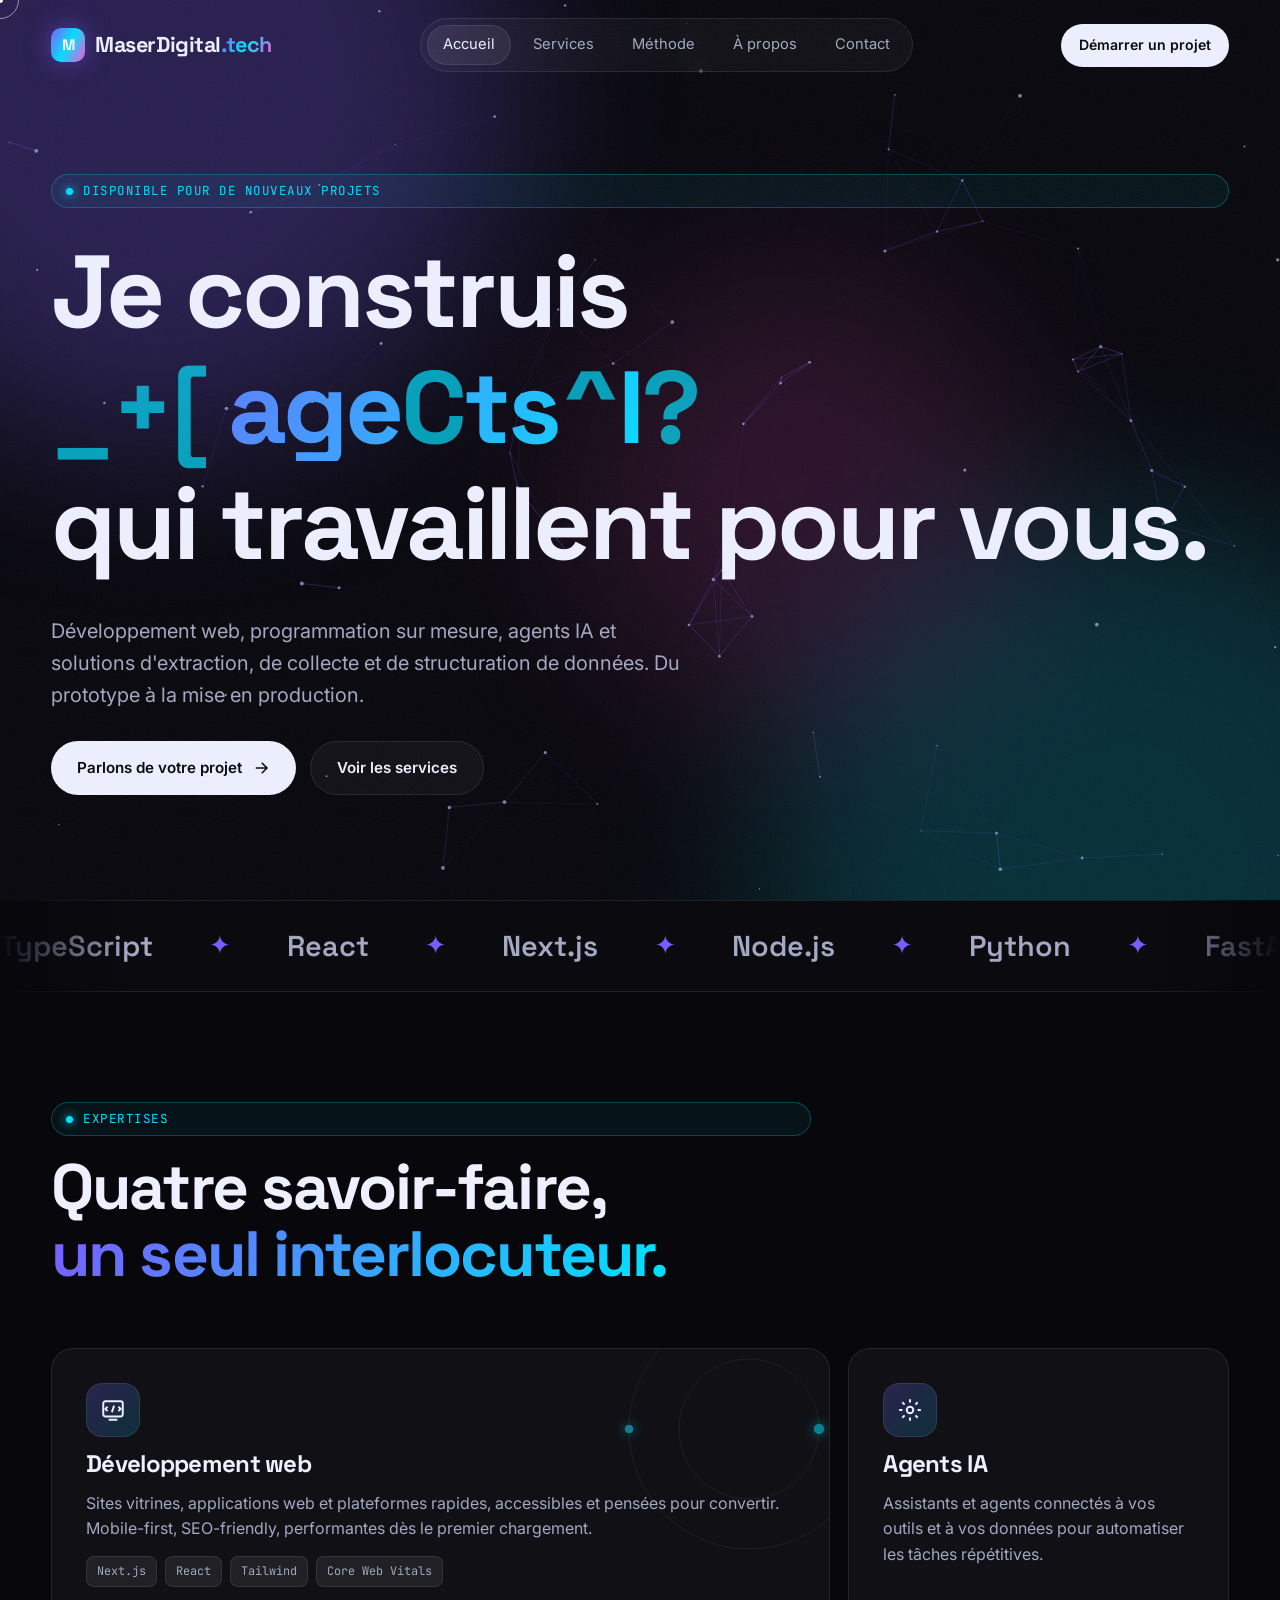
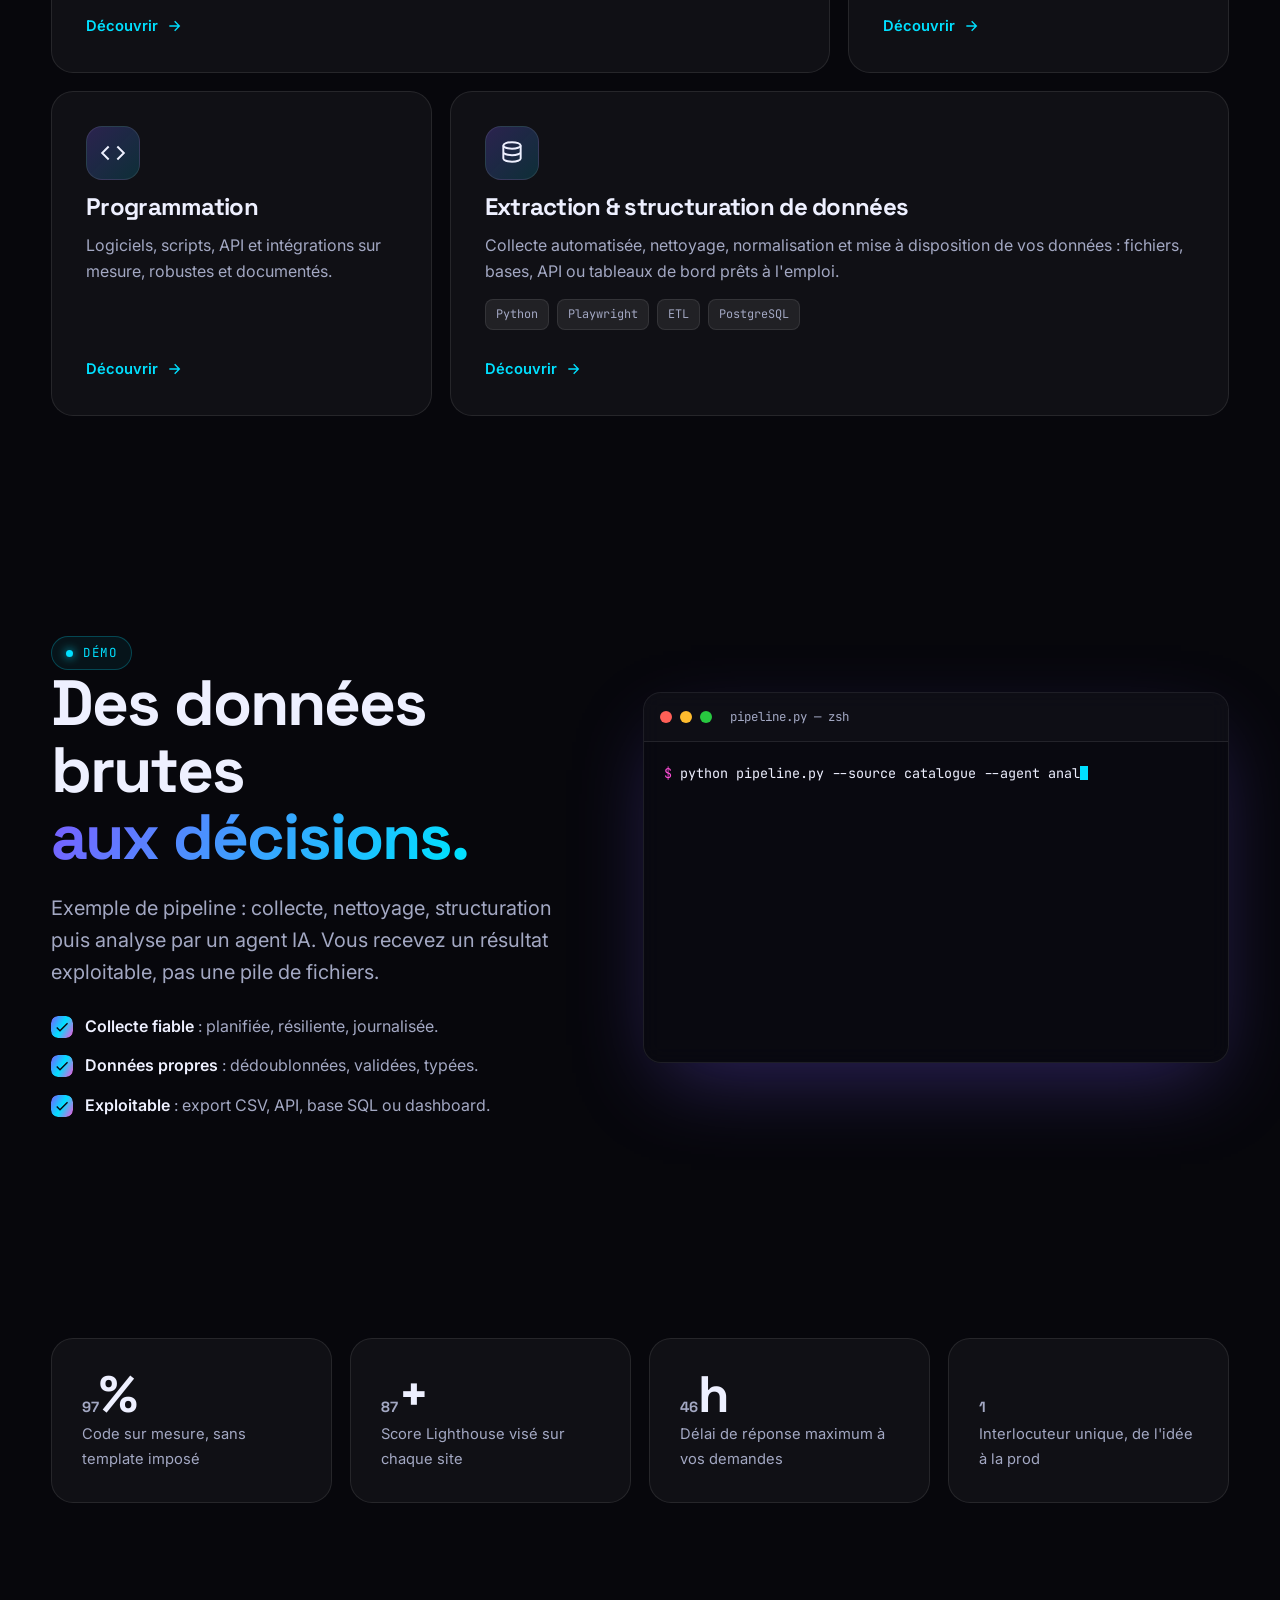
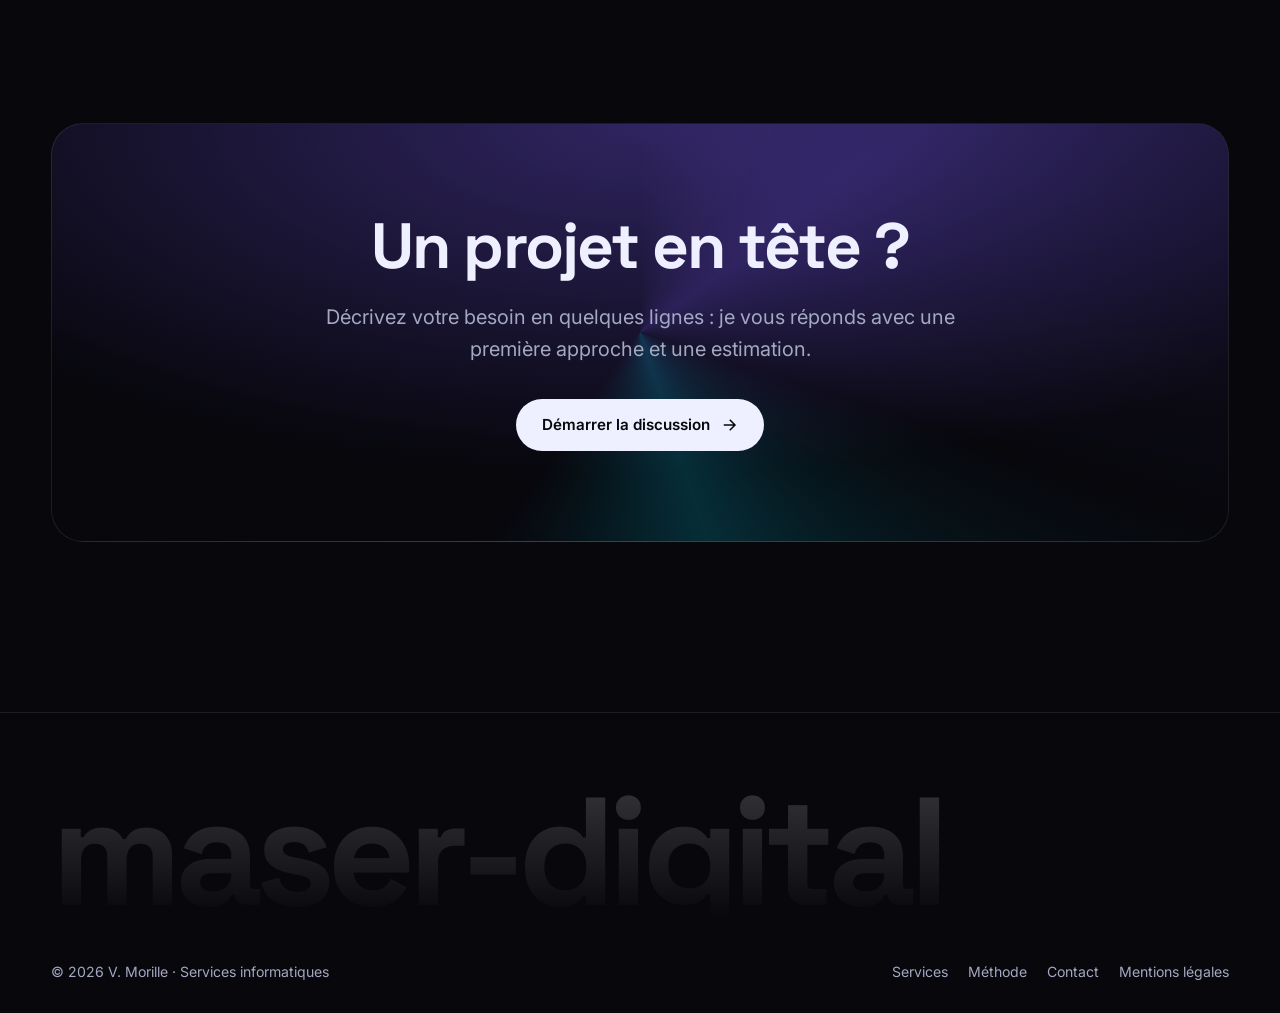
<file: index.html>
<!DOCTYPE html>
<html lang="fr">
<head>
<meta charset="UTF-8" />
<meta name="viewport" content="width=device-width, initial-scale=1" />
<title>MaserDigital — Développement web, agents IA & données à Bordeaux</title>
<meta name="description" content="Développeur web et IA à Bordeaux : sites web, programmation sur mesure, création d'agents IA, extraction et structuration de données. Devis gratuit." />
<link rel="canonical" href="https://maserdigital.tech/" />
<meta name="theme-color" content="#07070c" />

<link rel="preconnect" href="https://fonts.googleapis.com" />
<link rel="preconnect" href="https://fonts.gstatic.com" crossorigin />
<link href="https://fonts.googleapis.com/css2?family=Inter:wght@400;500;600&family=JetBrains+Mono:wght@400;500&family=Space+Grotesk:wght@400;500;600;700&display=swap" rel="stylesheet" />
<link rel="stylesheet" href="/style.css" />
</head>
<body>

<a class="skip-link" href="#main">Aller au contenu principal</a>
<div class="progress" aria-hidden="true"></div>
<div class="aurora" aria-hidden="true"><span></span><span></span><span></span></div>
<canvas id="bg" aria-hidden="true"></canvas>
<div class="cursor-dot" aria-hidden="true"></div>
<div class="cursor-ring" aria-hidden="true"></div>
<div class="curtain" aria-hidden="true"><i></i><i></i><i></i><i></i><i></i></div>
<script>try{if(sessionStorage.getItem("curtain"))document.currentScript.previousElementSibling.classList.add("in")}catch(e){}</script>

<!-- ================= HEADER ================= -->
<header class="header">
  <div class="container nav">
    <a href="/" class="logo" aria-label="MaserDigital — accueil">
      <span class="logo-mark" aria-hidden="true">M</span>
      <span>MaserDigital<em>.tech</em></span>
    </a>
    <ul class="nav-links" id="nav-links">
      <li><a href="/" data-link="accueil">Accueil</a></li>
      <li><a href="/services/" data-link="services">Services</a></li>
      <li><a href="/methode/" data-link="methode">Méthode</a></li>
      <li><a href="/a-propos/" data-link="apropos">À propos</a></li>
      <li><a href="/contact/" data-link="contact">Contact</a></li>
    </ul>
    <a href="/contact/" class="btn btn-primary btn-sm magnetic">Démarrer un projet</a>
    <button class="burger" aria-label="Ouvrir le menu" aria-expanded="false" aria-controls="nav-links"><span></span><span></span><span></span></button>
  </div>
</header>

<main id="main" tabindex="-1">

<!-- ================= PAGE : ACCUEIL ================= -->
<div class="page active" id="accueil" data-title="Accueil">
  <section class="hero">
    <div class="container hero-inner">
      <span class="eyebrow reveal">Disponible pour de nouveaux projets</span>
      <h1 class="h-xl">
        <span class="line"><span style="--i:0">Je construis</span></span>
        <span class="line"><span style="--i:1" class="grad"><span class="scramble" id="scramble">des sites web</span></span></span>
 <span class="line"><span style="--i:2">qui travaillent pour vous.</span></span>
      </h1>
      <p class="lead">Développement web, programmation sur mesure, agents IA et solutions d'extraction, de collecte et de structuration de données. Du prototype à la mise en production.</p>
      <div class="hero-cta">
        <a href="/contact/" class="btn btn-primary magnetic">Parlons de votre projet
   <svg viewBox="0 0 24 24" fill="none" stroke="currentColor" stroke-width="2"><path d="M5 12h14M13 5l7 7-7 7"/></svg></a>
        <a href="/services/" class="btn btn-ghost magnetic">Voir les services</a>
      </div>
      
    </div>
  </section>

  <div class="marquee" aria-label="Technologies utilisées">
    <div class="marquee-track">
      <span>TypeScript</span><span>React</span><span>Next.js</span><span>Node.js</span><span>Python</span><span>FastAPI</span><span>PostgreSQL</span><span>LLM & RAG</span><span>Playwright</span><span>Docker</span>
      <span aria-hidden="true">TypeScript</span><span aria-hidden="true">React</span><span aria-hidden="true">Next.js</span><span aria-hidden="true">Node.js</span><span aria-hidden="true">Python</span><span aria-hidden="true">FastAPI</span><span aria-hidden="true">PostgreSQL</span><span aria-hidden="true">LLM & RAG</span><span aria-hidden="true">Playwright</span><span aria-hidden="true">Docker</span>
    </div>
  </div>

  <section>
    <div class="container">
      <div class="section-head">
        <span class="eyebrow reveal">Expertises</span>
        <h2 class="h-lg reveal" style="--d:1">Quatre savoir-faire,<br><span class="grad">un seul interlocuteur.</span></h2>
      </div>
      <div class="bento">
        <a href="/services/" class="card tilt reveal">
   <svg class="orbit" viewBox="0 0 280 280" aria-hidden="true"><circle cx="140" cy="140" r="70"/><circle cx="140" cy="140" r="120"/><g><circle class="sat" cx="210" cy="140" r="5"/></g><g><circle class="sat" cx="20" cy="140" r="4"/></g></svg>
   <div class="card-icon"><svg viewBox="0 0 24 24" fill="none" stroke-width="1.8"><rect x="3" y="4" width="18" height="14" rx="2"/><path d="M8 21h8M7 9l-2 2 2 2M17 9l2 2-2 2M13 8l-2 6"/></svg></div>
   <h3>Développement web</h3>
          <p>Sites vitrines, applications web et plateformes rapides, accessibles et pensées pour convertir. Mobile-first, SEO-friendly, performantes dès le premier chargement.</p>
          <div class="tags"><span class="tag">Next.js</span><span class="tag">React</span><span class="tag">Tailwind</span><span class="tag">Core Web Vitals</span></div>
          <span class="more">Découvrir <svg viewBox="0 0 24 24" fill="none" stroke="currentColor" stroke-width="2"><path d="M5 12h14M13 5l7 7-7 7"/></svg></span>
        </a>
        <a href="/services/" class="card tilt reveal" style="--d:1">
          <div class="card-icon"><svg viewBox="0 0 24 24" fill="none" stroke-width="1.8"><circle cx="12" cy="12" r="3"/><path d="M12 2v3M12 19v3M2 12h3M19 12h3M4.9 4.9l2.1 2.1M17 17l2.1 2.1M4.9 19.1 7 17M17 7l2.1-2.1"/></svg></div>
   <h3>Agents IA</h3>
   <p>Assistants et agents connectés à vos outils et à vos données pour automatiser les tâches répétitives.</p>
          <span class="more">Découvrir <svg viewBox="0 0 24 24" fill="none" stroke="currentColor" stroke-width="2"><path d="M5 12h14M13 5l7 7-7 7"/></svg></span>
        </a>
        <a href="/services/" class="card tilt reveal">
   <div class="card-icon"><svg viewBox="0 0 24 24" fill="none" stroke-width="1.8"><path d="m8 6-6 6 6 6M16 6l6 6-6 6"/></svg></div>
          <h3>Programmation</h3>
   <p>Logiciels, scripts, API et intégrations sur mesure, robustes et documentés.</p>
          <span class="more">Découvrir <svg viewBox="0 0 24 24" fill="none" stroke="currentColor" stroke-width="2"><path d="M5 12h14M13 5l7 7-7 7"/></svg></span>
        </a>
        <a href="/services/" class="card tilt reveal" style="--d:1">
          <div class="card-icon"><svg viewBox="0 0 24 24" fill="none" stroke-width="1.8"><ellipse cx="12" cy="5" rx="8" ry="3"/><path d="M4 5v6c0 1.7 3.6 3 8 3s8-1.3 8-3V5M4 11v6c0 1.7 3.6 3 8 3s8-1.3 8-3v-6"/></svg></div>
   <h3>Extraction & structuration de données</h3>
          <p>Collecte automatisée, nettoyage, normalisation et mise à disposition de vos données : fichiers, bases, API ou tableaux de bord prêts à l'emploi.</p>
          <div class="tags"><span class="tag">Python</span><span class="tag">Playwright</span><span class="tag">ETL</span><span class="tag">PostgreSQL</span></div>
          <span class="more">Découvrir <svg viewBox="0 0 24 24" fill="none" stroke="currentColor" stroke-width="2"><path d="M5 12h14M13 5l7 7-7 7"/></svg></span>
        </a>
      </div>
    </div>
  </section>

  <section>
    <div class="container split">
      <div>
        <span class="eyebrow reveal">Démo</span>
 <h2 class="h-lg reveal" style="--d:1">Des données brutes<br><span class="grad">aux décisions.</span></h2>
        <p class="lead reveal" style="--d:2;margin-top:20px">Exemple de pipeline : collecte, nettoyage, structuration puis analyse par un agent IA. Vous recevez un résultat exploitable, pas une pile de fichiers.</p>
        <ul class="checklist">
   <li class="reveal" style="--d:2"><span><strong>Collecte fiable</strong> : planifiée, résiliente, journalisée.</span></li>
          <li class="reveal" style="--d:3"><span><strong>Données propres</strong> : dédoublonnées, validées, typées.</span></li>
          <li class="reveal" style="--d:4"><span><strong>Exploitable</strong> : export CSV, API, base SQL ou dashboard.</span></li>
 </ul>
      </div>
      <div class="terminal reveal tilt" style="--d:2" aria-label="Animation de démonstration d'un pipeline de données" role="img">
 <div class="term-bar"><i></i><i></i><i></i><span>pipeline.py — zsh</span></div>
 <div class="term-body" id="terminal" aria-hidden="true"></div>
      </div>
    </div>
  </section>

  <section>
    <div class="container">
      <div class="stats">
        <div class="stat reveal"><strong><span class="count" data-to="100">0</span>%</strong><span>Code sur mesure, sans template imposé</span></div>
 <div class="stat reveal" style="--d:1"><strong><span class="count" data-to="90">0</span>+</strong><span>Score Lighthouse visé sur chaque site</span></div>
        <div class="stat reveal" style="--d:2"><strong><span class="count" data-to="48">0</span>h</strong><span>Délai de réponse maximum à vos demandes</span></div>
        <div class="stat reveal" style="--d:3"><strong><span class="count" data-to="1">0</span></strong><span>Interlocuteur unique, de l'idée à la prod</span></div>
      </div>
    </div>
  </section>

  <section>
    <div class="container">
      <div class="cta-band reveal">
        <h2 class="h-lg">Un projet en tête ?</h2>
        <p class="lead">Décrivez votre besoin en quelques lignes : je vous réponds avec une première approche et une estimation.</p>
        <a href="/contact/" class="btn btn-primary magnetic">Démarrer la discussion
   <svg viewBox="0 0 24 24" fill="none" stroke="currentColor" stroke-width="2"><path d="M5 12h14M13 5l7 7-7 7"/></svg></a>
      </div>
    </div>
  </section>
</div>

</main>

<footer class="footer">
  <div class="container">
    <div class="footer-big" aria-hidden="true">maser-digital</div>
    <div class="footer-row">
      <span>© <span id="year"></span> V. Morille · Services informatiques</span>
      <nav aria-label="Liens de pied de page">
        <a href="/services/">Services</a><a href="/methode/">Méthode</a><a href="/contact/">Contact</a><a href="/mentions-legales/">Mentions légales</a>
      </nav>
    </div>
  </div>
</footer>

<script src="/script.js"></script>
</body>
</html>
</file>
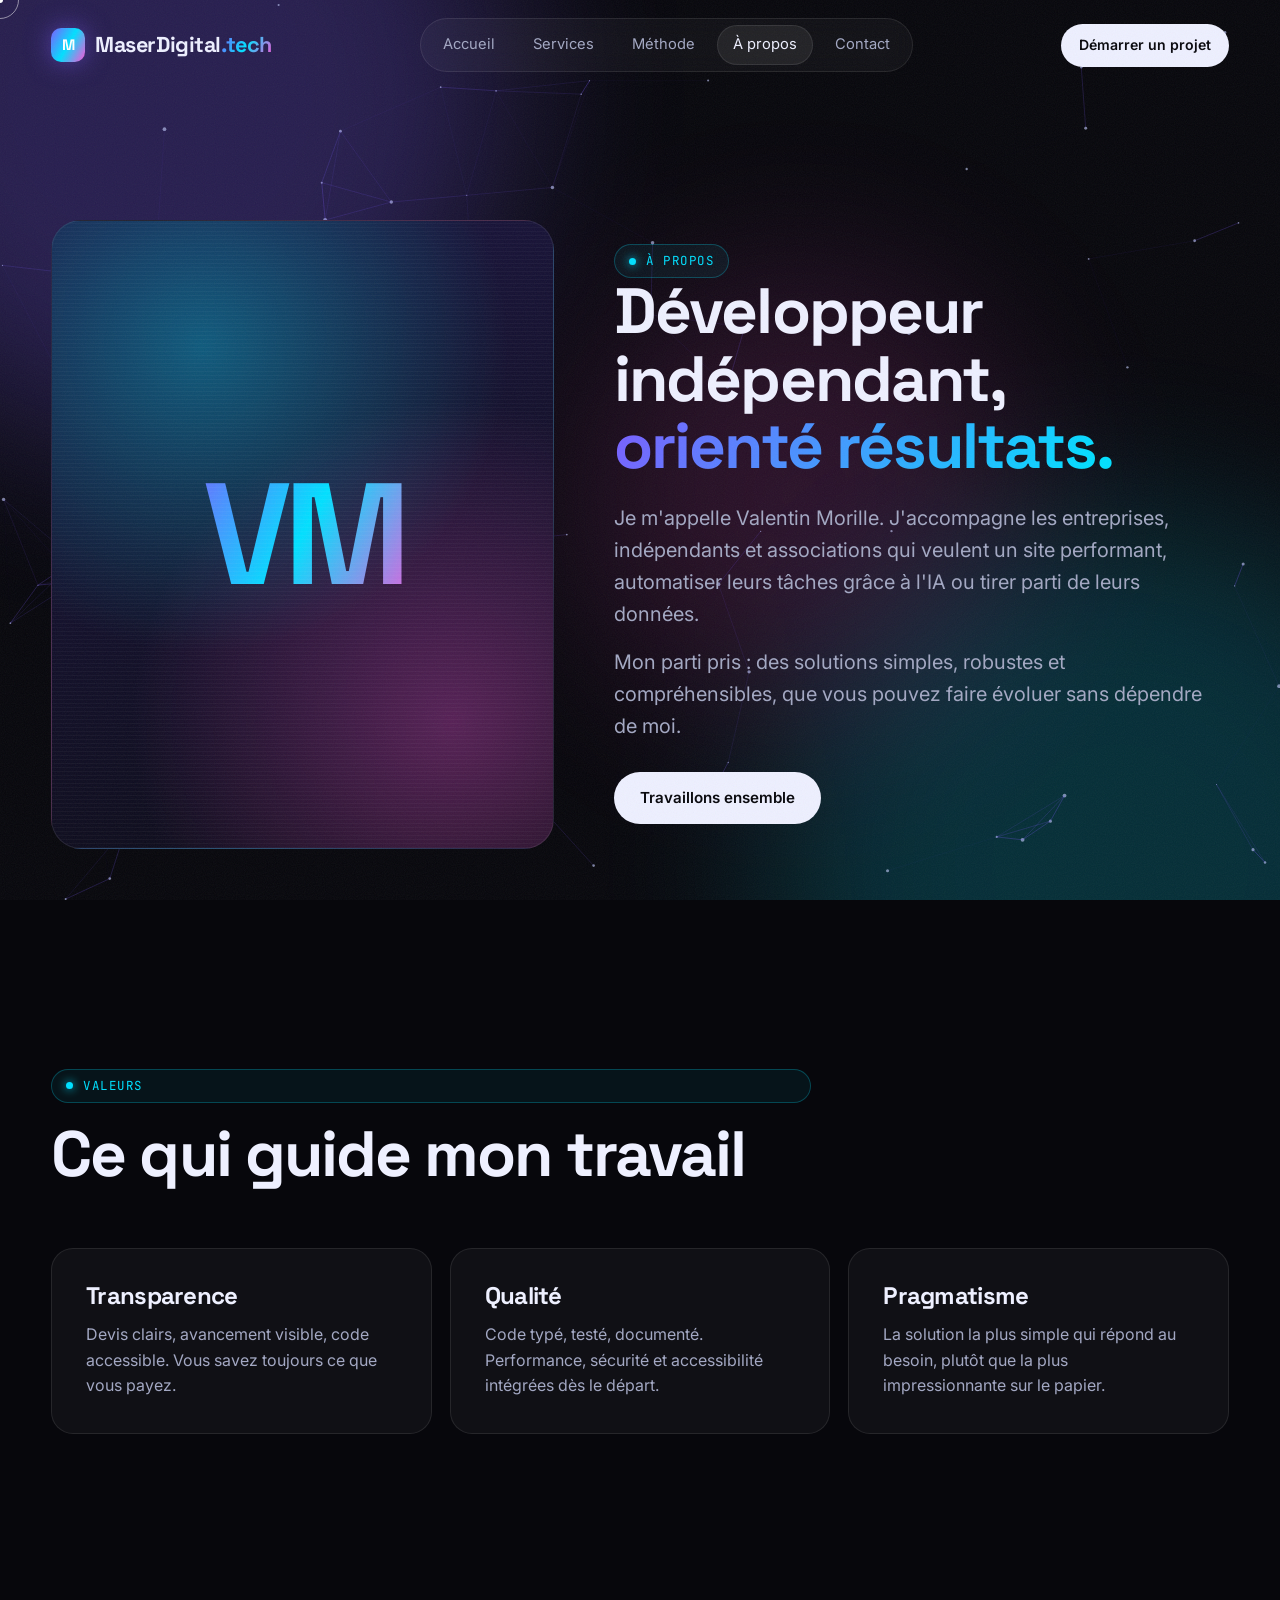
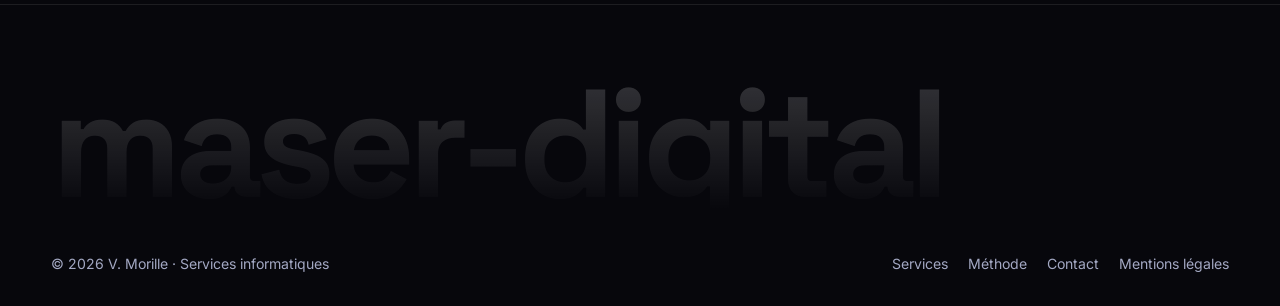
<file: a-propos/index.html>
<!DOCTYPE html>
<html lang="fr">
<head>
<meta charset="UTF-8" />
<meta name="viewport" content="width=device-width, initial-scale=1" />
<title>À propos — Valentin Morille, développeur indépendant à Bordeaux | MaserDigital</title>
<meta name="description" content="Valentin Morille, développeur indépendant à Bordeaux : sites web performants, automatisation grâce à l'IA et valorisation de vos données." />
<link rel="canonical" href="https://maserdigital.tech/a-propos/" />
<meta name="theme-color" content="#07070c" />

<link rel="preconnect" href="https://fonts.googleapis.com" />
<link rel="preconnect" href="https://fonts.gstatic.com" crossorigin />
<link href="https://fonts.googleapis.com/css2?family=Inter:wght@400;500;600&family=JetBrains+Mono:wght@400;500&family=Space+Grotesk:wght@400;500;600;700&display=swap" rel="stylesheet" />
<link rel="stylesheet" href="/style.css" />
</head>
<body>

<a class="skip-link" href="#main">Aller au contenu principal</a>
<div class="progress" aria-hidden="true"></div>
<div class="aurora" aria-hidden="true"><span></span><span></span><span></span></div>
<canvas id="bg" aria-hidden="true"></canvas>
<div class="cursor-dot" aria-hidden="true"></div>
<div class="cursor-ring" aria-hidden="true"></div>
<div class="curtain" aria-hidden="true"><i></i><i></i><i></i><i></i><i></i></div>
<script>try{if(sessionStorage.getItem("curtain"))document.currentScript.previousElementSibling.classList.add("in")}catch(e){}</script>

<!-- ================= HEADER ================= -->
<header class="header">
  <div class="container nav">
    <a href="/" class="logo" aria-label="MaserDigital — accueil">
      <span class="logo-mark" aria-hidden="true">M</span>
      <span>MaserDigital<em>.tech</em></span>
    </a>
    <ul class="nav-links" id="nav-links">
      <li><a href="/" data-link="accueil">Accueil</a></li>
      <li><a href="/services/" data-link="services">Services</a></li>
      <li><a href="/methode/" data-link="methode">Méthode</a></li>
      <li><a href="/a-propos/" data-link="apropos">À propos</a></li>
      <li><a href="/contact/" data-link="contact">Contact</a></li>
    </ul>
    <a href="/contact/" class="btn btn-primary btn-sm magnetic">Démarrer un projet</a>
    <button class="burger" aria-label="Ouvrir le menu" aria-expanded="false" aria-controls="nav-links"><span></span><span></span><span></span></button>
  </div>
</header>

<main id="main" tabindex="-1">

<!-- ================= PAGE : A PROPOS ================= -->
<div class="page active" id="apropos" data-title="À propos">
  <section>
    <div class="container about-grid">
      <div class="avatar reveal tilt" role="img" aria-label="Monogramme VM"><span>VM</span></div>
      <div>
        <span class="eyebrow reveal">À propos</span>
        <h1 class="h-lg reveal" style="--d:1">Développeur indépendant,<br><span class="grad">orienté résultats.</span></h1>
        <p class="lead reveal" style="--d:2;margin-top:22px">Je m'appelle Valentin Morille. J'accompagne les entreprises, indépendants et associations qui veulent un site performant, automatiser leurs tâches grâce à l'IA ou tirer parti de leurs données.</p>
 <p class="lead reveal" style="--d:3;margin-top:16px">Mon parti pris : des solutions simples, robustes et compréhensibles, que vous pouvez faire évoluer sans dépendre de moi.</p>
        <div class="hero-cta" style="opacity:1;animation:none;margin-top:30px">
          <a href="/contact/" class="btn btn-primary magnetic">Travaillons ensemble</a>
        </div>
      </div>
    </div>
  </section>
  <section>
    <div class="container">
      <div class="section-head"><span class="eyebrow reveal">Valeurs</span><h2 class="h-lg reveal" style="--d:1">Ce qui guide mon travail</h2></div>
      <div class="values">
        <div class="card tilt reveal"><h3>Transparence</h3><p>Devis clairs, avancement visible, code accessible. Vous savez toujours ce que vous payez.</p></div>
        <div class="card tilt reveal" style="--d:1"><h3>Qualité</h3><p>Code typé, testé, documenté. Performance, sécurité et accessibilité intégrées dès le départ.</p></div>
 <div class="card tilt reveal" style="--d:2"><h3>Pragmatisme</h3><p>La solution la plus simple qui répond au besoin, plutôt que la plus impressionnante sur le papier.</p></div>
      </div>
    </div>
  </section>
</div>

</main>

<footer class="footer">
  <div class="container">
    <div class="footer-big" aria-hidden="true">maser-digital</div>
    <div class="footer-row">
      <span>© <span id="year"></span> V. Morille · Services informatiques</span>
      <nav aria-label="Liens de pied de page">
        <a href="/services/">Services</a><a href="/methode/">Méthode</a><a href="/contact/">Contact</a><a href="/mentions-legales/">Mentions légales</a>
      </nav>
    </div>
  </div>
</footer>

<script src="/script.js"></script>
</body>
</html>
</file>
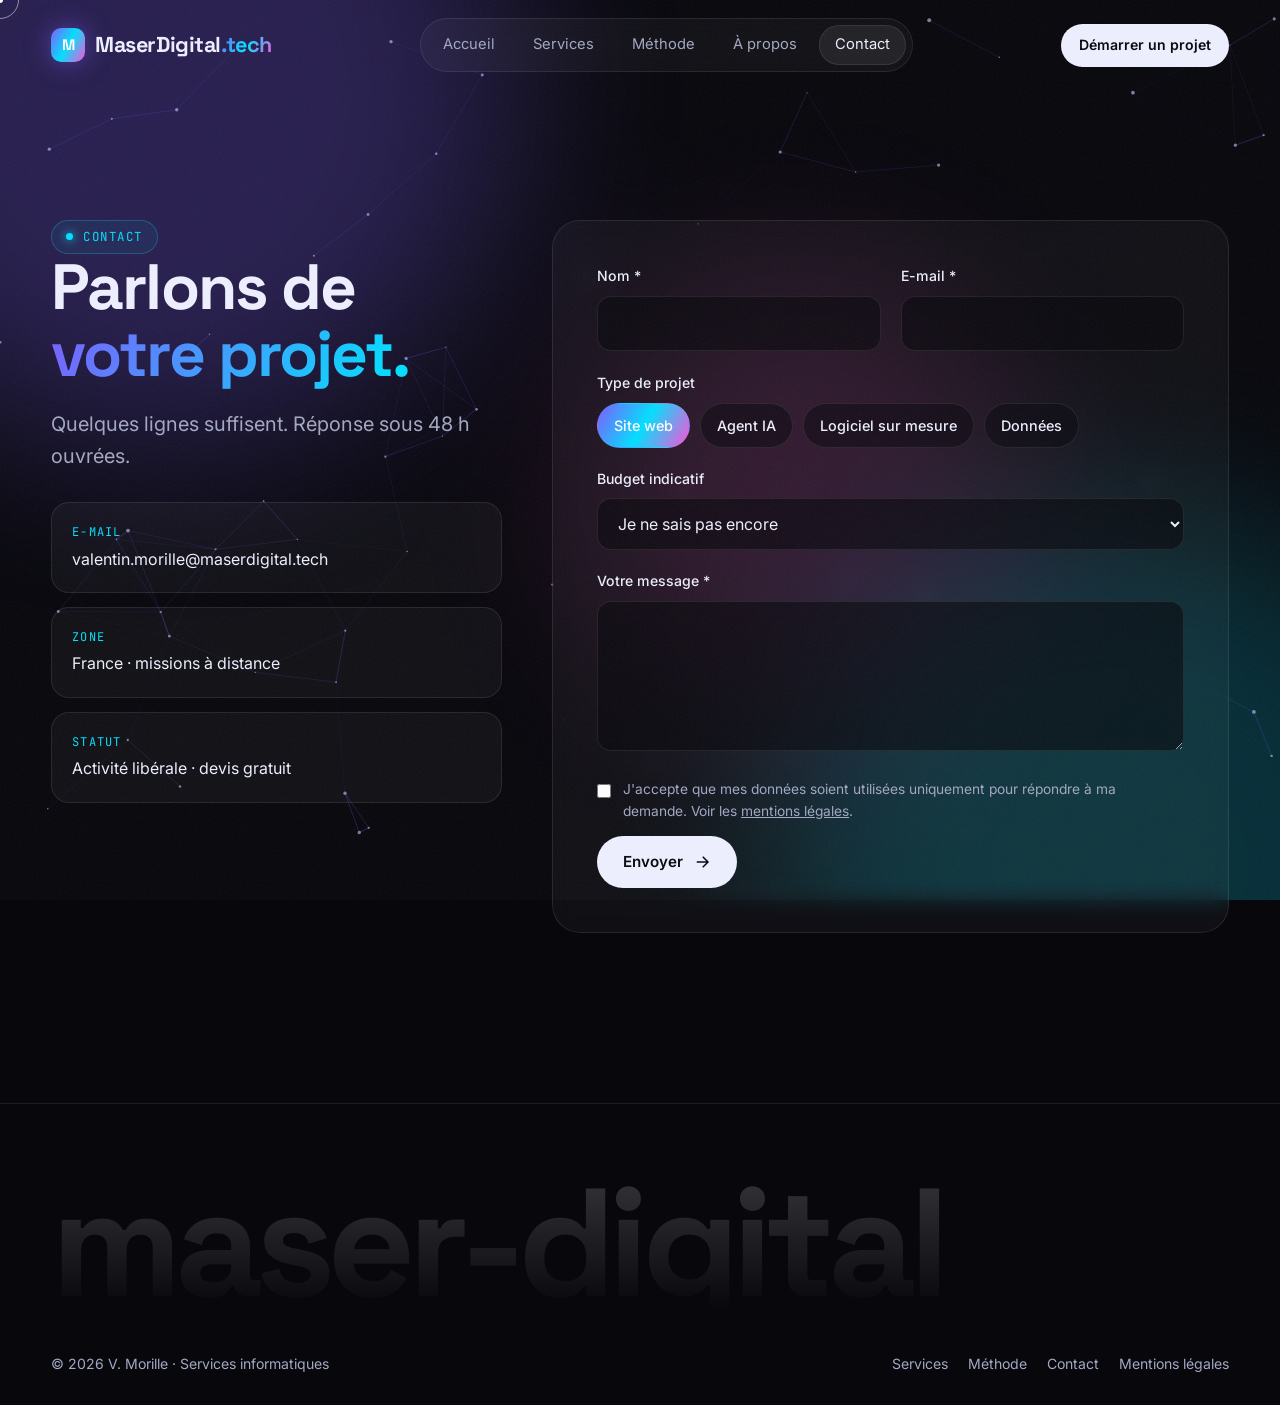
<file: contact/index.html>
<!DOCTYPE html>
<html lang="fr">
<head>
<meta charset="UTF-8" />
<meta name="viewport" content="width=device-width, initial-scale=1" />
<title>Contact & devis gratuit — Développeur web et IA à Bordeaux | MaserDigital</title>
<meta name="description" content="Contactez MaserDigital pour votre projet de site web, d'agent IA ou de données. Devis gratuit, réponse sous 48 h ouvrées. Basé à Bordeaux." />
<link rel="canonical" href="https://maserdigital.tech/contact/" />
<meta name="theme-color" content="#07070c" />

<link rel="preconnect" href="https://fonts.googleapis.com" />
<link rel="preconnect" href="https://fonts.gstatic.com" crossorigin />
<link href="https://fonts.googleapis.com/css2?family=Inter:wght@400;500;600&family=JetBrains+Mono:wght@400;500&family=Space+Grotesk:wght@400;500;600;700&display=swap" rel="stylesheet" />
<link rel="stylesheet" href="/style.css" />
</head>
<body>

<a class="skip-link" href="#main">Aller au contenu principal</a>
<div class="progress" aria-hidden="true"></div>
<div class="aurora" aria-hidden="true"><span></span><span></span><span></span></div>
<canvas id="bg" aria-hidden="true"></canvas>
<div class="cursor-dot" aria-hidden="true"></div>
<div class="cursor-ring" aria-hidden="true"></div>
<div class="curtain" aria-hidden="true"><i></i><i></i><i></i><i></i><i></i></div>
<script>try{if(sessionStorage.getItem("curtain"))document.currentScript.previousElementSibling.classList.add("in")}catch(e){}</script>

<!-- ================= HEADER ================= -->
<header class="header">
  <div class="container nav">
    <a href="/" class="logo" aria-label="MaserDigital — accueil">
      <span class="logo-mark" aria-hidden="true">M</span>
      <span>MaserDigital<em>.tech</em></span>
    </a>
    <ul class="nav-links" id="nav-links">
      <li><a href="/" data-link="accueil">Accueil</a></li>
      <li><a href="/services/" data-link="services">Services</a></li>
      <li><a href="/methode/" data-link="methode">Méthode</a></li>
      <li><a href="/a-propos/" data-link="apropos">À propos</a></li>
      <li><a href="/contact/" data-link="contact">Contact</a></li>
    </ul>
    <a href="/contact/" class="btn btn-primary btn-sm magnetic">Démarrer un projet</a>
    <button class="burger" aria-label="Ouvrir le menu" aria-expanded="false" aria-controls="nav-links"><span></span><span></span><span></span></button>
  </div>
</header>

<main id="main" tabindex="-1">

<!-- ================= PAGE : CONTACT ================= -->
<div class="page active" id="contact" data-title="Contact">
  <section>
    <div class="container contact-grid">
      <div>
 <span class="eyebrow reveal">Contact</span>
 <h1 class="h-lg reveal" style="--d:1">Parlons de<br><span class="grad">votre projet.</span></h1>
 <p class="lead reveal" style="--d:2;margin-top:20px">Quelques lignes suffisent. Réponse sous 48 h ouvrées.</p>
        <ul class="info-list">
          <li class="reveal" style="--d:2"><small>E-mail</small><a href="mailto:valentin.morille@maserdigital.tech" id="email-link">valentin.morille@maserdigital.tech</a></li>
   <li class="reveal" style="--d:3"><small>Zone</small>France · missions à distance</li>
          <li class="reveal" style="--d:4"><small>Statut</small>Activité libérale · devis gratuit</li>
        </ul>
      </div>

      <form class="form reveal" id="contact-form" novalidate style="--d:2">
 <div class="form-body">
   <div class="form-row">
            <div class="field"><label for="f-name">Nom *</label><input id="f-name" name="name" autocomplete="name" required maxlength="100" aria-describedby="e-name"><span class="error" id="e-name" aria-live="polite"></span></div>
            <div class="field"><label for="f-email">E-mail *</label><input id="f-email" name="email" type="email" autocomplete="email" required maxlength="150" aria-describedby="e-email"><span class="error" id="e-email" aria-live="polite"></span></div>
   </div>
          <fieldset class="field" style="border:0">
     <legend style="font-size:.88rem;font-weight:500;margin-bottom:8px">Type de projet</legend>
     <div class="chips">
       <label class="chip"><input type="checkbox" name="type" value="Site web" checked><span>Site web</span></label>
       <label class="chip"><input type="checkbox" name="type" value="Agent IA"><span>Agent IA</span></label>
       <label class="chip"><input type="checkbox" name="type" value="Logiciel sur mesure"><span>Logiciel sur mesure</span></label>
       <label class="chip"><input type="checkbox" name="type" value="Données"><span>Données</span></label>
     </div>
   </fieldset>
   <div class="field" style="margin-top:20px"><label for="f-budget">Budget indicatif</label>
     <select id="f-budget" name="budget">
<option value="">Je ne sais pas encore</option>
       <option>Moins de 2 000 €</option><option>2 000 – 5 000 €</option><option>5 000 – 15 000 €</option><option>Plus de 15 000 €</option>
     </select>
   </div>
          <div class="field" style="margin-top:20px"><label for="f-msg">Votre message *</label><textarea id="f-msg" name="message" required minlength="20" maxlength="3000" aria-describedby="e-msg"></textarea><span class="error" id="e-msg" aria-live="polite"></span></div>
          <label class="consent" style="margin-top:6px"><input type="checkbox" id="f-consent" required aria-describedby="e-consent"><span>J'accepte que mes données soient utilisées uniquement pour répondre à ma demande. Voir les <a href="/mentions-legales/" style="text-decoration:underline">mentions légales</a>.</span></label>
          <span class="error" id="e-consent" aria-live="polite"></span>
   <button type="submit" class="btn btn-primary magnetic" style="justify-self:start;margin-top:14px">Envoyer
     <svg viewBox="0 0 24 24" fill="none" stroke="currentColor" stroke-width="2"><path d="M5 12h14M13 5l7 7-7 7"/></svg></button>
        </div>
        <div class="form-success" role="status" aria-live="polite">
          <div class="big">✦</div>
   <h2 class="h-md" style="margin:10px 0">Merci !</h2>
          <p style="color:var(--muted)">Votre logiciel de messagerie s'est ouvert avec votre message pré-rempli. Il ne reste plus qu'à l'envoyer.</p>
        </div>
      </form>
    </div>
  </section>
</div>

</main>

<footer class="footer">
  <div class="container">
    <div class="footer-big" aria-hidden="true">maser-digital</div>
    <div class="footer-row">
      <span>© <span id="year"></span> V. Morille · Services informatiques</span>
      <nav aria-label="Liens de pied de page">
        <a href="/services/">Services</a><a href="/methode/">Méthode</a><a href="/contact/">Contact</a><a href="/mentions-legales/">Mentions légales</a>
      </nav>
    </div>
  </div>
</footer>

<script src="/script.js"></script>
</body>
</html>
</file>
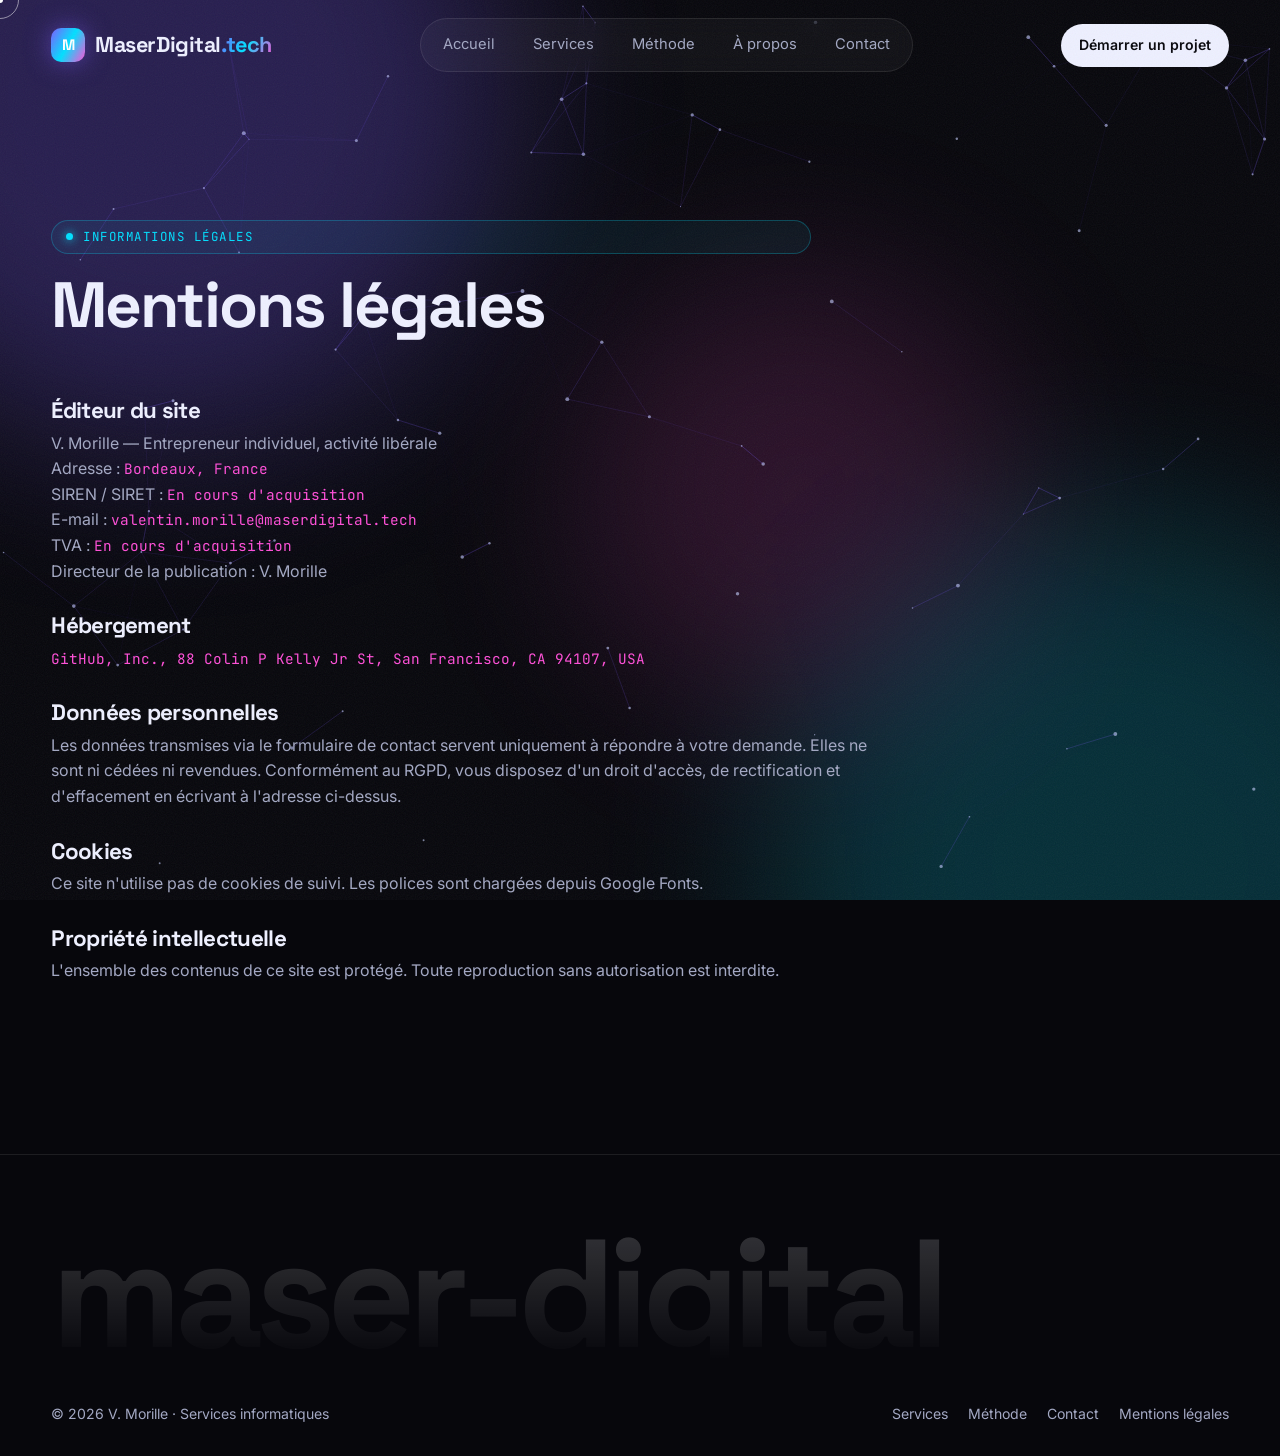
<file: mentions-legales/index.html>
<!DOCTYPE html>
<html lang="fr">
<head>
<meta charset="UTF-8" />
<meta name="viewport" content="width=device-width, initial-scale=1" />
<title>Mentions légales | MaserDigital</title>
<meta name="description" content="Mentions légales du site MaserDigital : éditeur, hébergement, données personnelles, cookies et propriété intellectuelle." />
<link rel="canonical" href="https://maserdigital.tech/mentions-legales/" />
<meta name="theme-color" content="#07070c" />

<link rel="preconnect" href="https://fonts.googleapis.com" />
<link rel="preconnect" href="https://fonts.gstatic.com" crossorigin />
<link href="https://fonts.googleapis.com/css2?family=Inter:wght@400;500;600&family=JetBrains+Mono:wght@400;500&family=Space+Grotesk:wght@400;500;600;700&display=swap" rel="stylesheet" />
<link rel="stylesheet" href="/style.css" />
</head>
<body>

<a class="skip-link" href="#main">Aller au contenu principal</a>
<div class="progress" aria-hidden="true"></div>
<div class="aurora" aria-hidden="true"><span></span><span></span><span></span></div>
<canvas id="bg" aria-hidden="true"></canvas>
<div class="cursor-dot" aria-hidden="true"></div>
<div class="cursor-ring" aria-hidden="true"></div>
<div class="curtain" aria-hidden="true"><i></i><i></i><i></i><i></i><i></i></div>
<script>try{if(sessionStorage.getItem("curtain"))document.currentScript.previousElementSibling.classList.add("in")}catch(e){}</script>

<!-- ================= HEADER ================= -->
<header class="header">
  <div class="container nav">
    <a href="/" class="logo" aria-label="MaserDigital — accueil">
      <span class="logo-mark" aria-hidden="true">M</span>
      <span>MaserDigital<em>.tech</em></span>
    </a>
    <ul class="nav-links" id="nav-links">
      <li><a href="/" data-link="accueil">Accueil</a></li>
      <li><a href="/services/" data-link="services">Services</a></li>
      <li><a href="/methode/" data-link="methode">Méthode</a></li>
      <li><a href="/a-propos/" data-link="apropos">À propos</a></li>
      <li><a href="/contact/" data-link="contact">Contact</a></li>
    </ul>
    <a href="/contact/" class="btn btn-primary btn-sm magnetic">Démarrer un projet</a>
    <button class="burger" aria-label="Ouvrir le menu" aria-expanded="false" aria-controls="nav-links"><span></span><span></span><span></span></button>
  </div>
</header>

<main id="main" tabindex="-1">

<!-- ================= PAGE : MENTIONS LEGALES ================= -->
<div class="page active" id="mentions" data-title="Mentions légales">
  <section>
    <div class="container">
      <div class="section-head">
 <span class="eyebrow reveal">Informations légales</span>
        <h1 class="h-lg reveal" style="--d:1">Mentions légales</h1>
      </div>
      <div class="legal">
        <div class="reveal"><h2>Éditeur du site</h2>
          <p>V. Morille — Entrepreneur individuel, activité libérale<br>
   Adresse : <span class="placeholder">Bordeaux, France</span><br>
   SIREN / SIRET : <span class="placeholder">En cours d'acquisition</span><br>
   E-mail : <span class="placeholder"><a href="mailto:valentin.morille@maserdigital.tech" class="js-email">valentin.morille@maserdigital.tech</a></span><br>
   TVA : <span class="placeholder">En cours d'acquisition</span><br>
          Directeur de la publication : V. Morille</p></div>
        <div class="reveal"><h2>Hébergement</h2><p><span class="placeholder">GitHub, Inc., 88 Colin P Kelly Jr St, San Francisco, CA 94107, USA</span></p></div>
 <div class="reveal"><h2>Données personnelles</h2>
   <p>Les données transmises via le formulaire de contact servent uniquement à répondre à votre demande. Elles ne sont ni cédées ni revendues. Conformément au RGPD, vous disposez d'un droit d'accès, de rectification et d'effacement en écrivant à l'adresse ci-dessus.</p></div>
        <div class="reveal"><h2>Cookies</h2><p>Ce site n'utilise pas de cookies de suivi. Les polices sont chargées depuis Google Fonts.</p></div>
        <div class="reveal"><h2>Propriété intellectuelle</h2><p>L'ensemble des contenus de ce site est protégé. Toute reproduction sans autorisation est interdite.</p></div>
      </div>
    </div>
  </section>
</div>

</main>

<footer class="footer">
  <div class="container">
    <div class="footer-big" aria-hidden="true">maser-digital</div>
    <div class="footer-row">
      <span>© <span id="year"></span> V. Morille · Services informatiques</span>
      <nav aria-label="Liens de pied de page">
        <a href="/services/">Services</a><a href="/methode/">Méthode</a><a href="/contact/">Contact</a><a href="/mentions-legales/">Mentions légales</a>
      </nav>
    </div>
  </div>
</footer>

<script src="/script.js"></script>
</body>
</html>
</file>
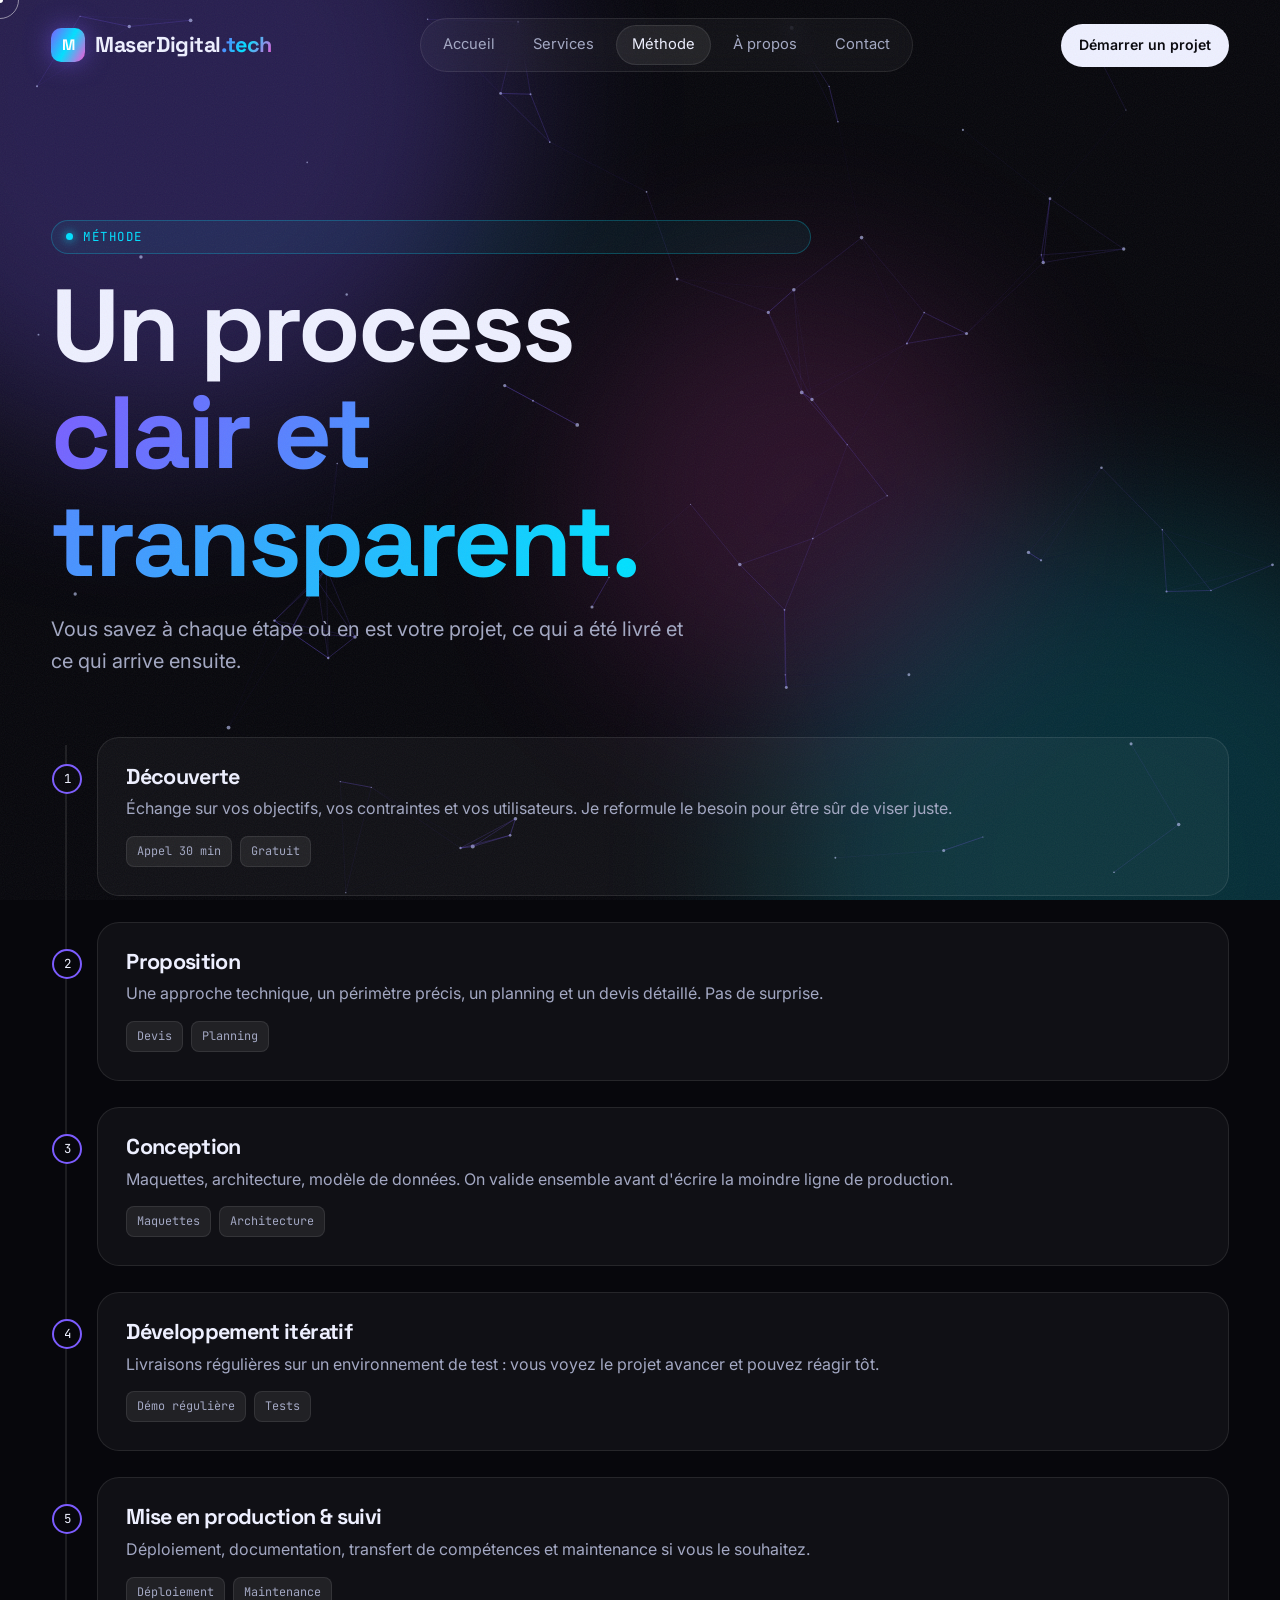
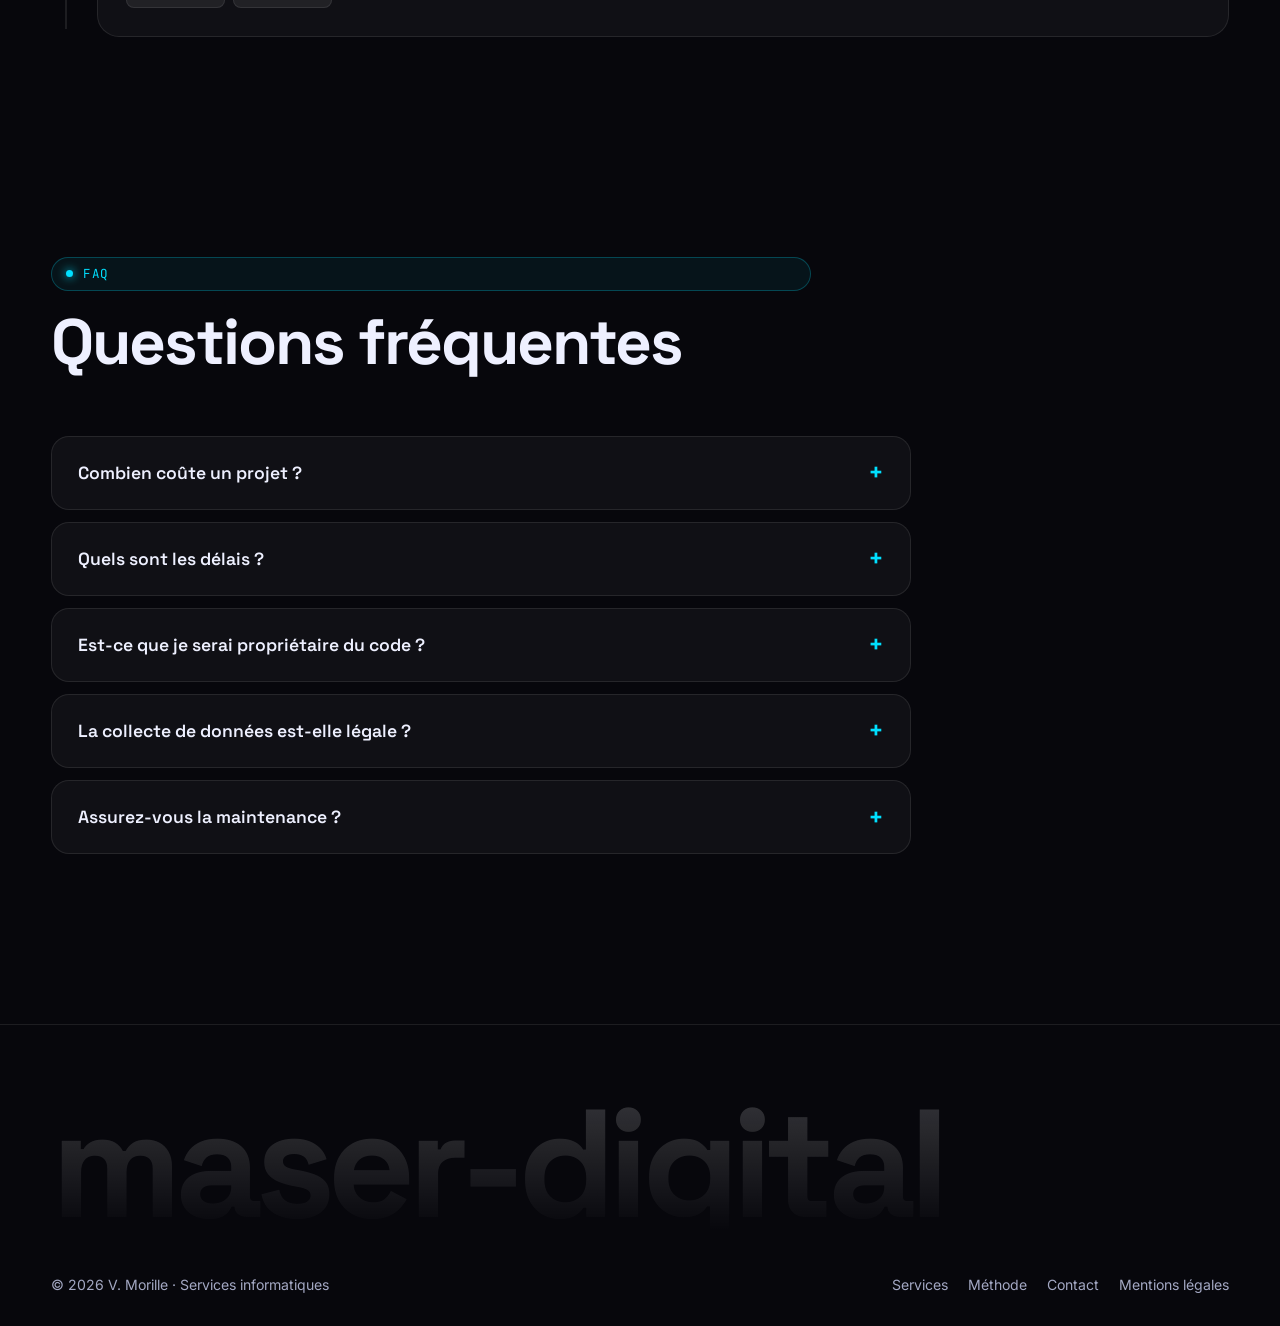
<file: methode/index.html>
<!DOCTYPE html>
<html lang="fr">
<head>
<meta charset="UTF-8" />
<meta name="viewport" content="width=device-width, initial-scale=1" />
<title>Méthode de travail & FAQ — Projets web et IA | MaserDigital</title>
<meta name="description" content="Découverte, devis, conception, développement itératif et mise en production : une méthode claire pour vos projets web et IA. Réponses aux questions fréquentes." />
<link rel="canonical" href="https://maserdigital.tech/methode/" />
<meta name="theme-color" content="#07070c" />

<link rel="preconnect" href="https://fonts.googleapis.com" />
<link rel="preconnect" href="https://fonts.gstatic.com" crossorigin />
<link href="https://fonts.googleapis.com/css2?family=Inter:wght@400;500;600&family=JetBrains+Mono:wght@400;500&family=Space+Grotesk:wght@400;500;600;700&display=swap" rel="stylesheet" />
<link rel="stylesheet" href="/style.css" />
</head>
<body>

<a class="skip-link" href="#main">Aller au contenu principal</a>
<div class="progress" aria-hidden="true"></div>
<div class="aurora" aria-hidden="true"><span></span><span></span><span></span></div>
<canvas id="bg" aria-hidden="true"></canvas>
<div class="cursor-dot" aria-hidden="true"></div>
<div class="cursor-ring" aria-hidden="true"></div>
<div class="curtain" aria-hidden="true"><i></i><i></i><i></i><i></i><i></i></div>
<script>try{if(sessionStorage.getItem("curtain"))document.currentScript.previousElementSibling.classList.add("in")}catch(e){}</script>

<!-- ================= HEADER ================= -->
<header class="header">
  <div class="container nav">
    <a href="/" class="logo" aria-label="MaserDigital — accueil">
      <span class="logo-mark" aria-hidden="true">M</span>
      <span>MaserDigital<em>.tech</em></span>
    </a>
    <ul class="nav-links" id="nav-links">
      <li><a href="/" data-link="accueil">Accueil</a></li>
      <li><a href="/services/" data-link="services">Services</a></li>
      <li><a href="/methode/" data-link="methode">Méthode</a></li>
      <li><a href="/a-propos/" data-link="apropos">À propos</a></li>
      <li><a href="/contact/" data-link="contact">Contact</a></li>
    </ul>
    <a href="/contact/" class="btn btn-primary btn-sm magnetic">Démarrer un projet</a>
    <button class="burger" aria-label="Ouvrir le menu" aria-expanded="false" aria-controls="nav-links"><span></span><span></span><span></span></button>
  </div>
</header>

<main id="main" tabindex="-1">

<!-- ================= PAGE : METHODE ================= -->
<div class="page active" id="methode" data-title="Méthode">
  <section>
    <div class="container">
      <div class="section-head">
        <span class="eyebrow reveal">Méthode</span>
 <h1 class="h-xl reveal" style="--d:1">Un process<br><span class="grad">clair et transparent.</span></h1>
        <p class="lead reveal" style="--d:2">Vous savez à chaque étape où en est votre projet, ce qui a été livré et ce qui arrive ensuite.</p>
      </div>
      <div class="timeline" id="timeline">
        <span class="timeline-fill" aria-hidden="true"></span>
 <div class="step reveal" data-step="1"><h3>Découverte</h3><p>Échange sur vos objectifs, vos contraintes et vos utilisateurs. Je reformule le besoin pour être sûr de viser juste.</p><div class="tags"><span class="tag">Appel 30 min</span><span class="tag">Gratuit</span></div></div>
 <div class="step reveal" data-step="2"><h3>Proposition</h3><p>Une approche technique, un périmètre précis, un planning et un devis détaillé. Pas de surprise.</p><div class="tags"><span class="tag">Devis</span><span class="tag">Planning</span></div></div>
 <div class="step reveal" data-step="3"><h3>Conception</h3><p>Maquettes, architecture, modèle de données. On valide ensemble avant d'écrire la moindre ligne de production.</p><div class="tags"><span class="tag">Maquettes</span><span class="tag">Architecture</span></div></div>
        <div class="step reveal" data-step="4"><h3>Développement itératif</h3><p>Livraisons régulières sur un environnement de test : vous voyez le projet avancer et pouvez réagir tôt.</p><div class="tags"><span class="tag">Démo régulière</span><span class="tag">Tests</span></div></div>
 <div class="step reveal" data-step="5"><h3>Mise en production & suivi</h3><p>Déploiement, documentation, transfert de compétences et maintenance si vous le souhaitez.</p><div class="tags"><span class="tag">Déploiement</span><span class="tag">Maintenance</span></div></div>
      </div>
    </div>
  </section>

  <section>
    <div class="container">
      <div class="section-head">
 <span class="eyebrow reveal">FAQ</span>
        <h2 class="h-lg reveal" style="--d:1">Questions fréquentes</h2>
      </div>
      <div class="faq">
        <details class="reveal"><summary>Combien coûte un projet ?</summary><p>Cela dépend du périmètre. Après un premier échange, vous recevez un devis détaillé et fixe pour le périmètre défini. Les évolutions hors périmètre font l'objet d'un avenant validé ensemble.</p></details>
 <details class="reveal"><summary>Quels sont les délais ?</summary><p>Un site vitrine prend généralement quelques semaines ; une application ou un agent IA plus complexe davantage. Le planning est précisé dans la proposition.</p></details>
        <details class="reveal"><summary>Est-ce que je serai propriétaire du code ?</summary><p>Oui : les modalités de cession des droits sont précisées au contrat. Le code est livré documenté, sur un dépôt Git auquel vous avez accès.</p></details>
        <details class="reveal"><summary>La collecte de données est-elle légale ?</summary><p>Elle l'est sous conditions : respect du RGPD pour les données personnelles, des conditions d'utilisation des sites et du droit des producteurs de bases de données. Chaque projet est cadré en amont sur ces points.</p></details>
 <details class="reveal"><summary>Assurez-vous la maintenance ?</summary><p>Oui, via un forfait de maintenance optionnel : mises à jour de sécurité, surveillance, petites évolutions.</p></details>
      </div>
    </div>
  </section>
</div>

</main>

<footer class="footer">
  <div class="container">
    <div class="footer-big" aria-hidden="true">maser-digital</div>
    <div class="footer-row">
      <span>© <span id="year"></span> V. Morille · Services informatiques</span>
      <nav aria-label="Liens de pied de page">
        <a href="/services/">Services</a><a href="/methode/">Méthode</a><a href="/contact/">Contact</a><a href="/mentions-legales/">Mentions légales</a>
      </nav>
    </div>
  </div>
</footer>

<script src="/script.js"></script>
</body>
</html>
</file>
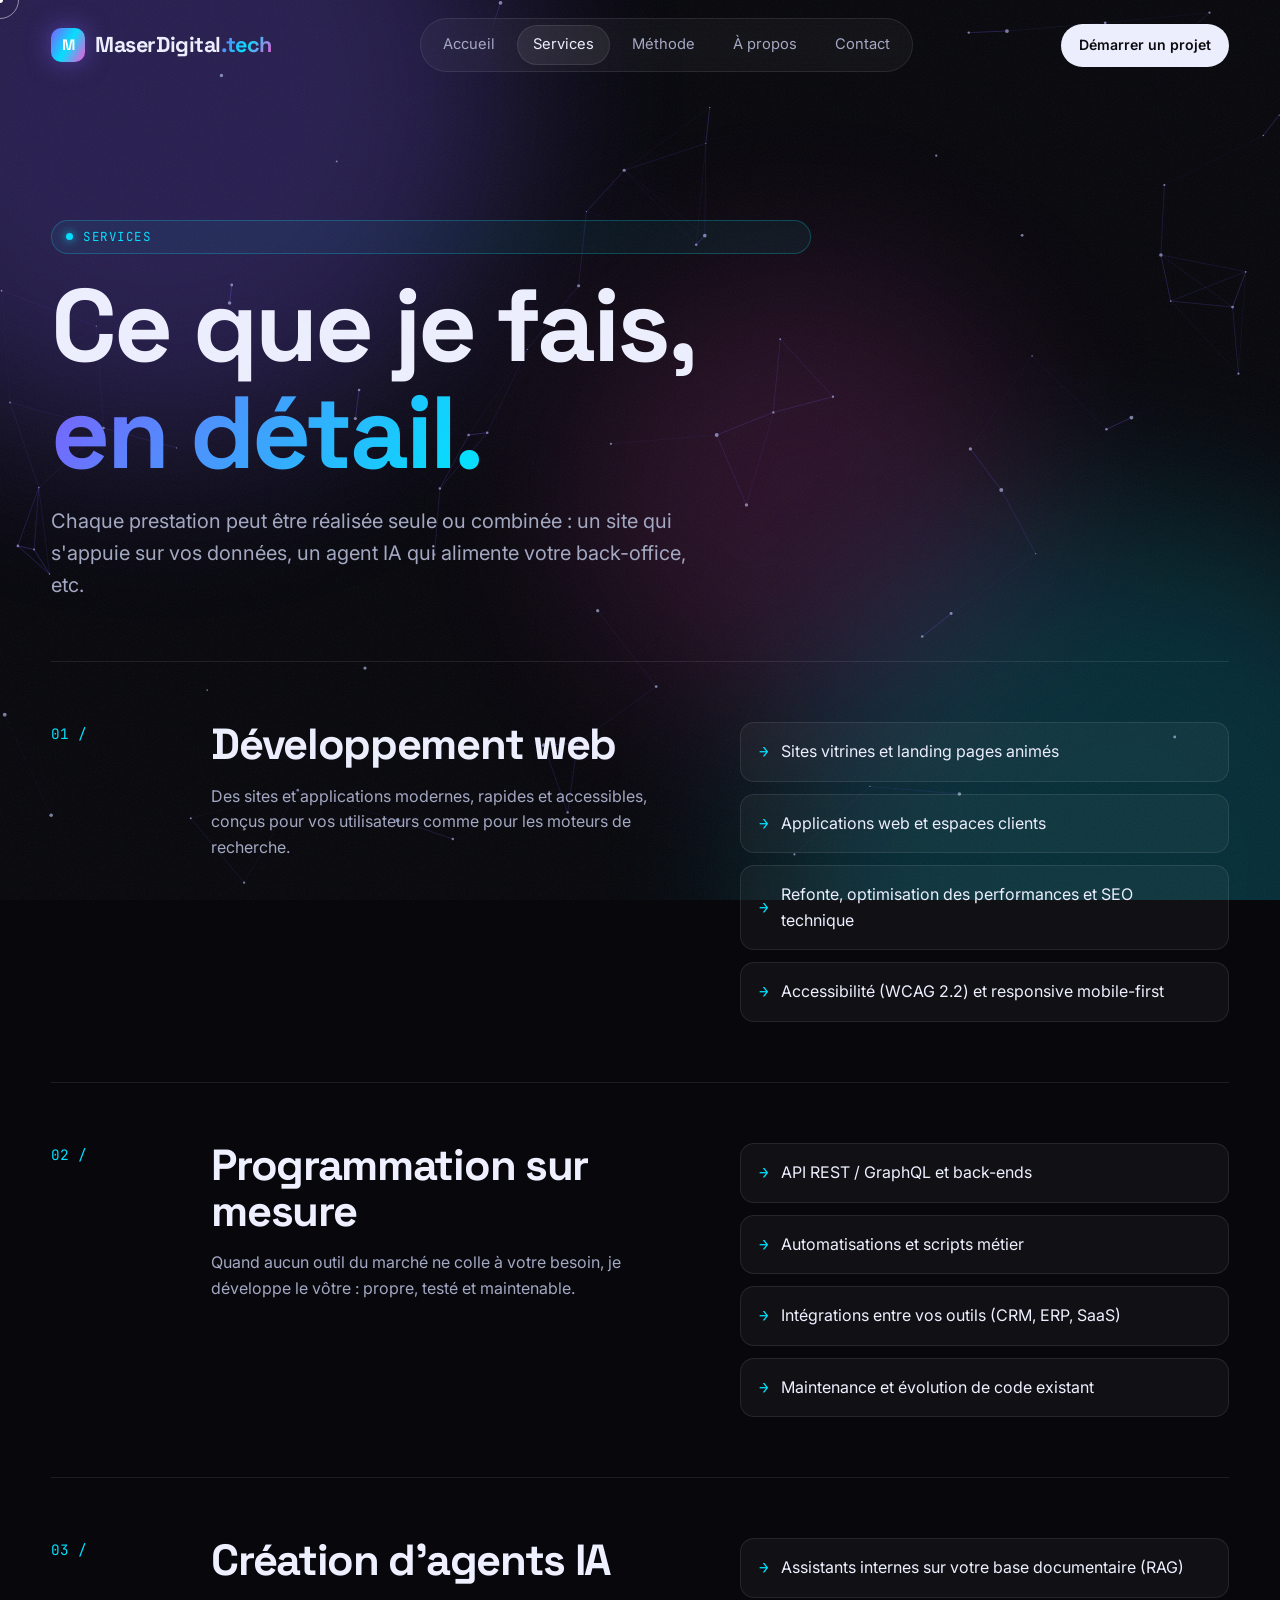
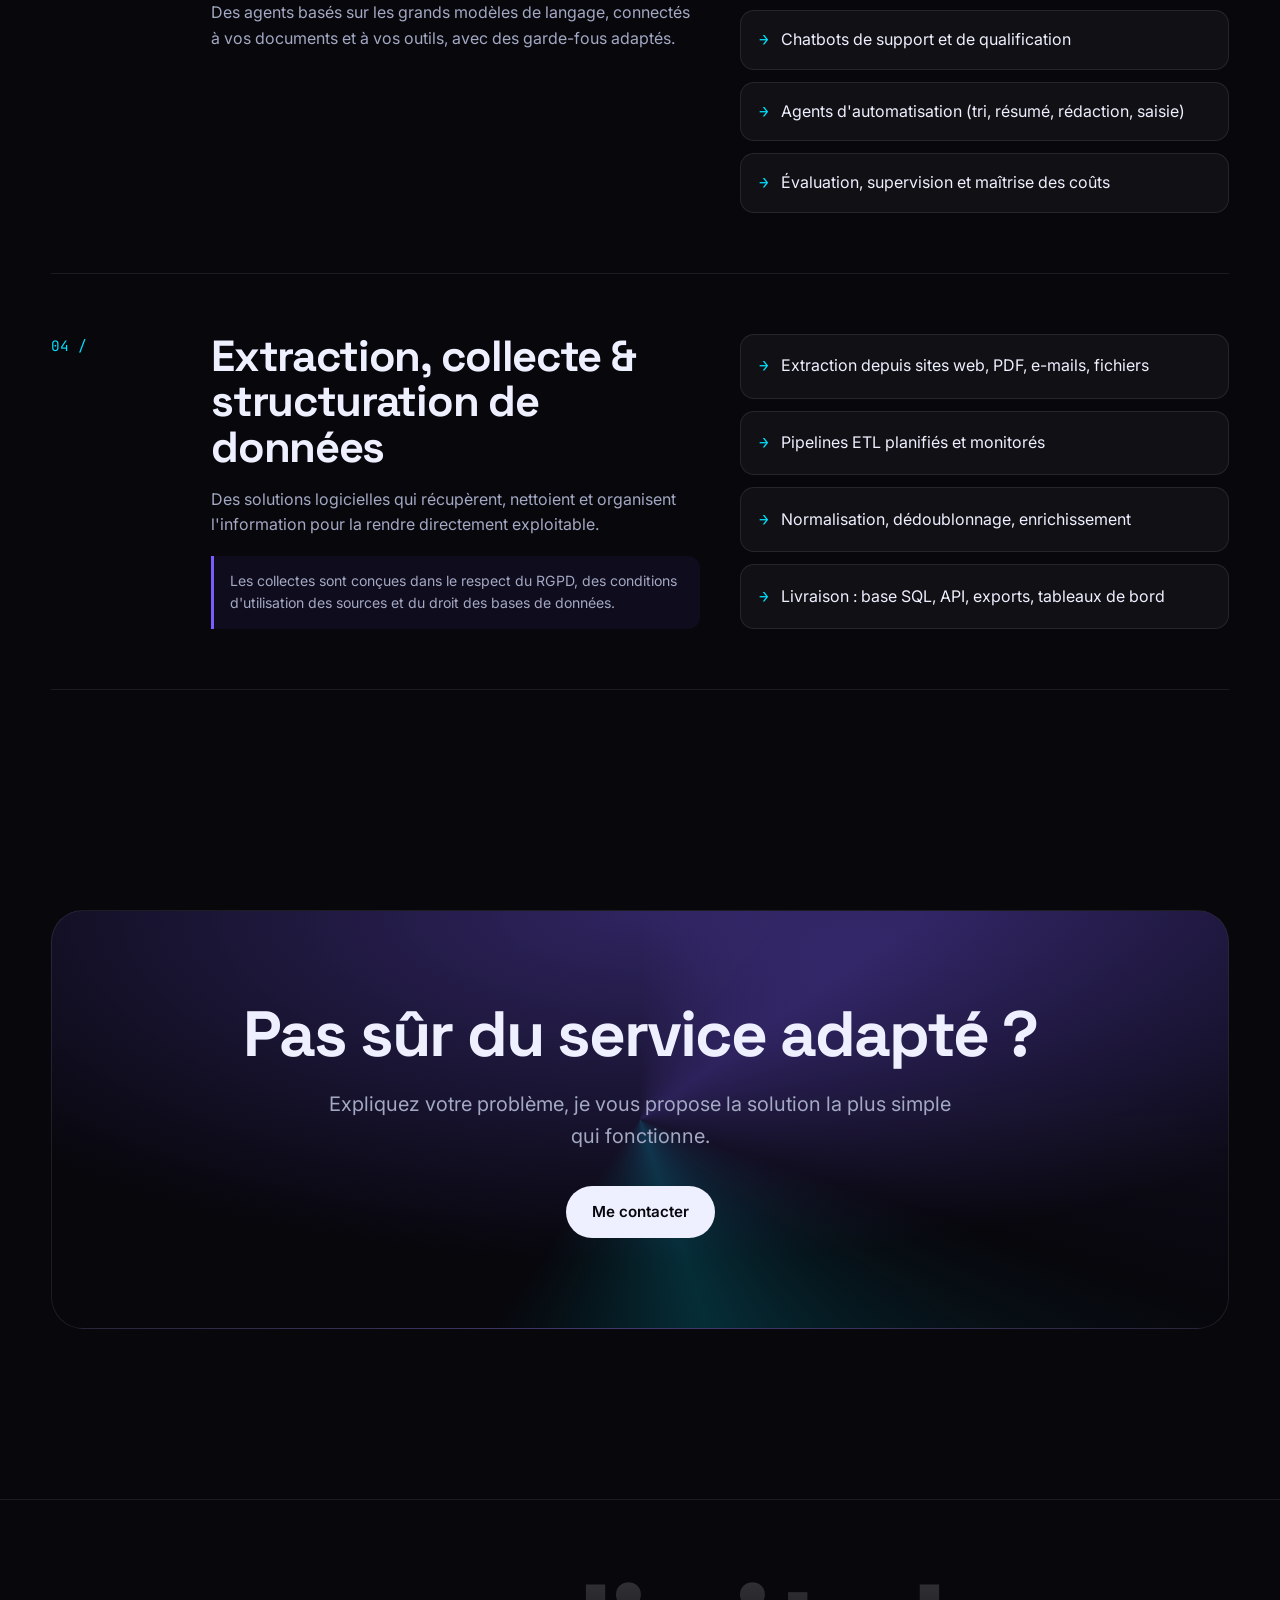
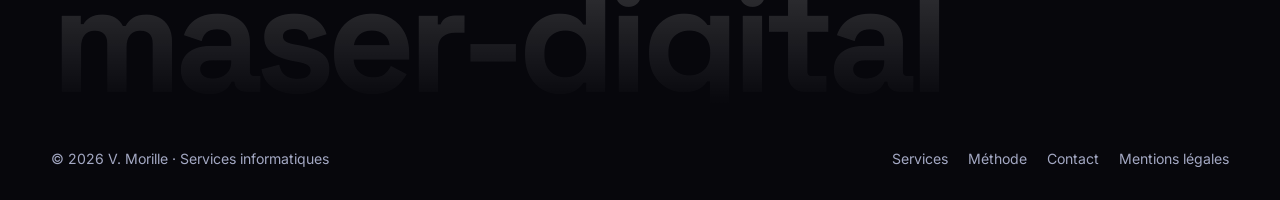
<file: services/index.html>
<!DOCTYPE html>
<html lang="fr">
<head>
<meta charset="UTF-8" />
<meta name="viewport" content="width=device-width, initial-scale=1" />
<title>Création de sites web, agents IA & données à Bordeaux — Services | MaserDigital</title>
<meta name="description" content="Création de sites web, logiciels et API sur mesure, agents IA (RAG, chatbots) et pipelines d'extraction de données. Services informatiques à Bordeaux." />
<link rel="canonical" href="https://maserdigital.tech/services/" />
<meta name="theme-color" content="#07070c" />

<link rel="preconnect" href="https://fonts.googleapis.com" />
<link rel="preconnect" href="https://fonts.gstatic.com" crossorigin />
<link href="https://fonts.googleapis.com/css2?family=Inter:wght@400;500;600&family=JetBrains+Mono:wght@400;500&family=Space+Grotesk:wght@400;500;600;700&display=swap" rel="stylesheet" />
<link rel="stylesheet" href="/style.css" />
</head>
<body>

<a class="skip-link" href="#main">Aller au contenu principal</a>
<div class="progress" aria-hidden="true"></div>
<div class="aurora" aria-hidden="true"><span></span><span></span><span></span></div>
<canvas id="bg" aria-hidden="true"></canvas>
<div class="cursor-dot" aria-hidden="true"></div>
<div class="cursor-ring" aria-hidden="true"></div>
<div class="curtain" aria-hidden="true"><i></i><i></i><i></i><i></i><i></i></div>
<script>try{if(sessionStorage.getItem("curtain"))document.currentScript.previousElementSibling.classList.add("in")}catch(e){}</script>

<!-- ================= HEADER ================= -->
<header class="header">
  <div class="container nav">
    <a href="/" class="logo" aria-label="MaserDigital — accueil">
      <span class="logo-mark" aria-hidden="true">M</span>
      <span>MaserDigital<em>.tech</em></span>
    </a>
    <ul class="nav-links" id="nav-links">
      <li><a href="/" data-link="accueil">Accueil</a></li>
      <li><a href="/services/" data-link="services">Services</a></li>
      <li><a href="/methode/" data-link="methode">Méthode</a></li>
      <li><a href="/a-propos/" data-link="apropos">À propos</a></li>
      <li><a href="/contact/" data-link="contact">Contact</a></li>
    </ul>
    <a href="/contact/" class="btn btn-primary btn-sm magnetic">Démarrer un projet</a>
    <button class="burger" aria-label="Ouvrir le menu" aria-expanded="false" aria-controls="nav-links"><span></span><span></span><span></span></button>
  </div>
</header>

<main id="main" tabindex="-1">

<!-- ================= PAGE : SERVICES ================= -->
<div class="page active" id="services" data-title="Services">
  <section>
    <div class="container">
      <div class="section-head">
 <span class="eyebrow reveal">Services</span>
 <h1 class="h-xl reveal" style="--d:1">Ce que je fais,<br><span class="grad">en détail.</span></h1>
        <p class="lead reveal" style="--d:2">Chaque prestation peut être réalisée seule ou combinée : un site qui s'appuie sur vos données, un agent IA qui alimente votre back-office, etc.</p>
      </div>

      <article class="service">
        <span class="service-num reveal">01 /</span>
        <div class="reveal">
          <h2>Développement web</h2>
   <p>Des sites et applications modernes, rapides et accessibles, conçus pour vos utilisateurs comme pour les moteurs de recherche.</p>
        </div>
        <ul>
   <li class="reveal" style="--d:1">Sites vitrines et landing pages animés</li>
   <li class="reveal" style="--d:2">Applications web et espaces clients</li>
          <li class="reveal" style="--d:3">Refonte, optimisation des performances et SEO technique</li>
   <li class="reveal" style="--d:4">Accessibilité (WCAG 2.2) et responsive mobile-first</li>
 </ul>
      </article>

      <article class="service">
 <span class="service-num reveal">02 /</span>
 <div class="reveal">
   <h2>Programmation sur mesure</h2>
   <p>Quand aucun outil du marché ne colle à votre besoin, je développe le vôtre : propre, testé et maintenable.</p>
 </div>
        <ul>
          <li class="reveal" style="--d:1">API REST / GraphQL et back-ends</li>
          <li class="reveal" style="--d:2">Automatisations et scripts métier</li>
   <li class="reveal" style="--d:3">Intégrations entre vos outils (CRM, ERP, SaaS)</li>
   <li class="reveal" style="--d:4">Maintenance et évolution de code existant</li>
        </ul>
      </article>

      <article class="service">
        <span class="service-num reveal">03 /</span>
        <div class="reveal">
          <h2>Création d'agents IA</h2>
   <p>Des agents basés sur les grands modèles de langage, connectés à vos documents et à vos outils, avec des garde-fous adaptés.</p>
        </div>
        <ul>
   <li class="reveal" style="--d:1">Assistants internes sur votre base documentaire (RAG)</li>
   <li class="reveal" style="--d:2">Chatbots de support et de qualification</li>
          <li class="reveal" style="--d:3">Agents d'automatisation (tri, résumé, rédaction, saisie)</li>
   <li class="reveal" style="--d:4">Évaluation, supervision et maîtrise des coûts</li>
 </ul>
      </article>

      <article class="service">
 <span class="service-num reveal">04 /</span>
 <div class="reveal">
   <h2>Extraction, collecte & structuration de données</h2>
          <p>Des solutions logicielles qui récupèrent, nettoient et organisent l'information pour la rendre directement exploitable.</p>
   <p class="note">Les collectes sont conçues dans le respect du RGPD, des conditions d'utilisation des sources et du droit des bases de données.</p>
 </div>
        <ul>
          <li class="reveal" style="--d:1">Extraction depuis sites web, PDF, e-mails, fichiers</li>
          <li class="reveal" style="--d:2">Pipelines ETL planifiés et monitorés</li>
   <li class="reveal" style="--d:3">Normalisation, dédoublonnage, enrichissement</li>
   <li class="reveal" style="--d:4">Livraison : base SQL, API, exports, tableaux de bord</li>
        </ul>
      </article>
    </div>
  </section>
  <section>
    <div class="container">
      <div class="cta-band reveal">
        <h2 class="h-lg">Pas sûr du service adapté ?</h2>
        <p class="lead">Expliquez votre problème, je vous propose la solution la plus simple qui fonctionne.</p>
        <a href="/contact/" class="btn btn-primary magnetic">Me contacter</a>
      </div>
    </div>
  </section>
</div>

</main>

<footer class="footer">
  <div class="container">
    <div class="footer-big" aria-hidden="true">maser-digital</div>
    <div class="footer-row">
      <span>© <span id="year"></span> V. Morille · Services informatiques</span>
      <nav aria-label="Liens de pied de page">
        <a href="/services/">Services</a><a href="/methode/">Méthode</a><a href="/contact/">Contact</a><a href="/mentions-legales/">Mentions légales</a>
      </nav>
    </div>
  </div>
</footer>

<script src="/script.js"></script>
</body>
</html>
</file>
<file: style.css>
/* =========================================================
   1. TOKENS
   ========================================================= */
:root{
  --bg:#07070c;
  --bg-2:#0d0d16;
  --surface:rgba(255,255,255,.04);
  --surface-2:rgba(255,255,255,.07);
  --border:rgba(255,255,255,.09);
  --fg:#eef0ff;
  --muted:#a3a8c3;
  --a1:#7c5cff;   /* violet */
  --a2:#00e0ff;   /* cyan */
  --a3:#ff4fd8;   /* magenta */
  --ok:#3ef0a1;
  --danger:#ff6b81;
  --grad:linear-gradient(120deg,var(--a1),var(--a2) 50%,var(--a3));
  --radius:22px;
  --font-display:"Space Grotesk",system-ui,sans-serif;
  --font-body:"Inter",system-ui,sans-serif;
  --font-mono:"JetBrains Mono",ui-monospace,monospace;
  --ease:cubic-bezier(.22,1,.36,1);
  --container:min(1200px,92vw);
}

/* =========================================================
   2. BASE
   ========================================================= */
*,*::before,*::after{box-sizing:border-box;margin:0;padding:0}
html{scroll-behavior:smooth;-webkit-text-size-adjust:100%}
body{
  background:var(--bg);color:var(--fg);font-family:var(--font-body);
  line-height:1.6;overflow-x:hidden;-webkit-font-smoothing:antialiased;
}
img,svg{display:block;max-width:100%}
a{color:inherit;text-decoration:none}
button,input,select,textarea{font:inherit;color:inherit}
::selection{background:var(--a1);color:#fff}
:focus-visible{outline:2px solid var(--a2);outline-offset:3px;border-radius:6px}
.container{width:var(--container);margin-inline:auto}
.sr-only{position:absolute;width:1px;height:1px;overflow:hidden;clip:rect(0 0 0 0);white-space:nowrap}

.skip-link{
  position:fixed;top:-60px;left:16px;z-index:1000;background:var(--fg);color:var(--bg);
  padding:10px 16px;border-radius:10px;font-weight:600;transition:top .2s;
}
.skip-link:focus{top:16px}

/* Grain overlay */
body::after{
  content:"";position:fixed;inset:0;pointer-events:none;z-index:999;opacity:.06;
  background-image:url("data:image/svg+xml,%3Csvg xmlns='http://www.w3.org/2000/svg' width='160' height='160'%3E%3Cfilter id='n'%3E%3CfeTurbulence type='fractalNoise' baseFrequency='.9' numOctaves='3' stitchTiles='stitch'/%3E%3C/filter%3E%3Crect width='100%25' height='100%25' filter='url(%23n)'/%3E%3C/svg%3E");
}

/* Background canvas + aurora blobs */
#bg{position:fixed;inset:0;z-index:-1;pointer-events:none}
.aurora{position:fixed;inset:0;z-index:-2;overflow:hidden;pointer-events:none}
.aurora span{
  position:absolute;width:55vmax;height:55vmax;border-radius:50%;filter:blur(90px);opacity:.28;
  animation:float 22s var(--ease) infinite alternate;
}
.aurora span:nth-child(1){background:var(--a1);top:-20vmax;left:-15vmax}
.aurora span:nth-child(2){background:var(--a2);bottom:-25vmax;right:-15vmax;animation-delay:-7s;opacity:.18}
.aurora span:nth-child(3){background:var(--a3);top:30%;left:45%;width:35vmax;height:35vmax;animation-delay:-14s;opacity:.14}
@keyframes float{
  0%{transform:translate(0,0) scale(1)}
  50%{transform:translate(8vw,6vh) scale(1.15)}
  100%{transform:translate(-6vw,-4vh) scale(.95)}
}

/* Scroll progress */
.progress{position:fixed;top:0;left:0;height:3px;width:0;background:var(--grad);z-index:200;box-shadow:0 0 12px var(--a2)}

/* Custom cursor (desktop only) */
.cursor-dot,.cursor-ring{position:fixed;top:0;left:0;pointer-events:none;z-index:998;border-radius:50%;transform:translate(-50%,-50%)}
.cursor-dot{width:6px;height:6px;background:#fff}
.cursor-ring{width:38px;height:38px;border:1.5px solid rgba(255,255,255,.5);transition:width .3s var(--ease),height .3s var(--ease),background .3s,border-color .3s}
.cursor-ring.hover{width:70px;height:70px;background:rgba(124,92,255,.15);border-color:var(--a2)}
@media (pointer:coarse){.cursor-dot,.cursor-ring{display:none}}

/* =========================================================
   3. HEADER / NAV
   ========================================================= */
.header{
  position:fixed;inset:0 0 auto 0;z-index:100;padding:18px 0;
  transition:padding .4s var(--ease),background .4s,backdrop-filter .4s,border-color .4s;
  border-bottom:1px solid transparent;
}
.header.scrolled{padding:10px 0;background:rgba(7,7,12,.65);backdrop-filter:blur(16px) saturate(140%);border-color:var(--border)}
.nav{display:flex;align-items:center;justify-content:space-between;gap:24px}
.logo{font-family:var(--font-display);font-weight:700;font-size:1.35rem;letter-spacing:-.02em;display:flex;align-items:center;gap:10px}
.logo-mark{
  width:34px;height:34px;border-radius:10px;background:var(--grad);display:grid;place-items:center;
  font-size:.95rem;color:#fff;box-shadow:0 0 24px rgba(124,92,255,.5);animation:spinHue 8s linear infinite;
}
@keyframes spinHue{to{filter:hue-rotate(360deg)}}
.logo em{font-style:normal;background:var(--grad);-webkit-background-clip:text;background-clip:text;color:transparent}
.nav-links{display:flex;gap:6px;list-style:none;padding:6px;border:1px solid var(--border);border-radius:999px;background:var(--surface);backdrop-filter:blur(10px)}
.nav-links a{
  position:relative;display:block;padding:8px 16px;border-radius:999px;font-size:.92rem;color:var(--muted);
  transition:color .25s,background .25s;
}
.nav-links a:hover{color:var(--fg)}
.nav-links a[aria-current="page"]{color:var(--fg);background:var(--surface-2);box-shadow:inset 0 0 0 1px var(--border)}
.burger{display:none;width:44px;height:44px;border-radius:12px;border:1px solid var(--border);background:var(--surface);cursor:pointer;position:relative}
.burger span{position:absolute;left:12px;right:12px;height:2px;background:var(--fg);transition:transform .35s var(--ease),opacity .2s}
.burger span:nth-child(1){top:15px}.burger span:nth-child(2){top:21px}.burger span:nth-child(3){top:27px}
.burger[aria-expanded="true"] span:nth-child(1){transform:translateY(6px) rotate(45deg)}
.burger[aria-expanded="true"] span:nth-child(2){opacity:0}
.burger[aria-expanded="true"] span:nth-child(3){transform:translateY(-6px) rotate(-45deg)}

@media (max-width:900px){
  .burger{display:block}
  .nav .btn{display:none}
  .nav-links{
    position:fixed;inset:72px 4vw auto 4vw;flex-direction:column;border-radius:20px;padding:12px;
    background:rgba(13,13,22,.96);opacity:0;pointer-events:none;transform:translateY(-12px) scale(.98);
    transition:opacity .3s,transform .4s var(--ease);
  }
  .nav-links.open{opacity:1;pointer-events:auto;transform:none}
  .nav-links a{padding:14px 18px;font-size:1.05rem}
}

/* =========================================================
   4. BUTTONS
   ========================================================= */
.btn{
  --pad:14px 26px;position:relative;display:inline-flex;align-items:center;gap:10px;padding:var(--pad);
  border-radius:999px;font-weight:600;font-size:.95rem;cursor:pointer;border:0;isolation:isolate;
  transition:transform .3s var(--ease);will-change:transform;
}
.btn-primary{background:var(--fg);color:var(--bg);overflow:hidden}
.btn-primary::before{
  content:"";position:absolute;inset:0;background:var(--grad);z-index:-1;transform:translateY(101%);
  transition:transform .5s var(--ease);
}
.btn-primary:hover{color:#fff}
.btn-primary:hover::before{transform:none}
.btn-ghost{background:var(--surface);border:1px solid var(--border);backdrop-filter:blur(8px)}
.btn-ghost:hover{background:var(--surface-2)}
.btn svg{width:18px;height:18px;transition:transform .3s var(--ease)}
.btn:hover svg{transform:translateX(4px)}
.btn-sm{--pad:10px 18px;font-size:.88rem}

/* =========================================================
   5. PAGE SYSTEM + TRANSITION
   ========================================================= */
main{outline:none}
.page{display:none;padding-top:110px;min-height:100vh}
.page.active{display:block}
.curtain{position:fixed;inset:0;z-index:150;pointer-events:none;display:grid;grid-template-columns:repeat(5,1fr)}
.curtain i{background:linear-gradient(180deg,#120f26,#07070c);transform:scaleY(0);transform-origin:bottom;transition:transform .5s var(--ease)}
.curtain i:nth-child(2){transition-delay:.04s}.curtain i:nth-child(3){transition-delay:.08s}
.curtain i:nth-child(4){transition-delay:.12s}.curtain i:nth-child(5){transition-delay:.16s}
.curtain.in i{transform:scaleY(1)}
.curtain.out i{transform:scaleY(0);transform-origin:top}

/* Reveal on scroll */
.reveal{opacity:0;transform:translateY(40px);filter:blur(6px);transition:opacity .9s var(--ease),transform .9s var(--ease),filter .9s var(--ease);transition-delay:calc(var(--d,0) * 90ms)}
.reveal.in{opacity:1;transform:none;filter:none}

/* =========================================================
   6. TYPO + COMMON SECTIONS
   ========================================================= */
.eyebrow{
  display:inline-flex;align-items:center;gap:10px;font-family:var(--font-mono);font-size:.78rem;letter-spacing:.12em;
  text-transform:uppercase;color:var(--a2);padding:6px 14px;border:1px solid rgba(0,224,255,.25);border-radius:999px;background:rgba(0,224,255,.06)
}
.eyebrow::before{content:"";width:7px;height:7px;border-radius:50%;background:var(--a2);box-shadow:0 0 10px var(--a2);animation:pulse 2s infinite}
@keyframes pulse{50%{opacity:.3}}
h1,h2,h3{font-family:var(--font-display);letter-spacing:-.03em;line-height:1.05}
.h-xl{font-size:clamp(2.8rem,8vw,6.6rem);font-weight:700}
.h-lg{font-size:clamp(2.2rem,5vw,4rem);font-weight:700}
.h-md{font-size:clamp(1.4rem,2.4vw,1.9rem);font-weight:600}
.grad{background:var(--grad);background-size:200% 100%;-webkit-background-clip:text;background-clip:text;color:transparent;animation:shift 6s linear infinite}
@keyframes shift{to{background-position:200% 0}}
.lead{font-size:clamp(1.05rem,1.6vw,1.25rem);color:var(--muted);max-width:640px}
section{padding:110px 0;position:relative}
.section-head{display:flex;flex-direction:column;gap:18px;margin-bottom:60px;max-width:760px}

/* =========================================================
   7. HERO
   ========================================================= */
.hero{min-height:calc(100vh - 110px);display:flex;align-items:center;padding:40px 0 80px}
.hero-inner{display:flex;flex-direction:column;gap:30px}
.hero h1 .line{display:block;overflow:hidden;padding-bottom:.08em}
.hero h1 .line > span{display:inline-block;transform:translateY(110%);animation:rise 1.1s var(--ease) forwards;animation-delay:calc(var(--i) * 120ms + 200ms)}
@keyframes rise{to{transform:none}}
.scramble{font-family:var(--font-display);display:inline-block;min-width:3ch}
.scramble .glyph{color:var(--a2);opacity:.7}
.hero-cta{display:flex;flex-wrap:wrap;gap:14px;opacity:0;animation:fadeUp 1s var(--ease) 1s forwards}
.hero .lead{opacity:0;animation:fadeUp 1s var(--ease) .8s forwards}
@keyframes fadeUp{from{opacity:0;transform:translateY(20px)}to{opacity:1;transform:none}}
.scroll-hint{display:flex;align-items:center;gap:12px;margin-top:40px;color:var(--muted);font-size:.85rem;font-family:var(--font-mono)}
.mouse{width:22px;height:34px;border:1.5px solid var(--muted);border-radius:12px;position:relative}
.mouse::after{content:"";position:absolute;left:50%;top:7px;width:3px;height:7px;border-radius:3px;background:var(--fg);transform:translateX(-50%);animation:wheel 1.6s infinite}
@keyframes wheel{0%{opacity:0;transform:translate(-50%,-4px)}40%{opacity:1}100%{opacity:0;transform:translate(-50%,10px)}}

/* =========================================================
   8. MARQUEE
   ========================================================= */
.marquee{border-block:1px solid var(--border);padding:22px 0;overflow:hidden;mask-image:linear-gradient(90deg,transparent,#000 10%,#000 90%,transparent);background:rgba(255,255,255,.015)}
.marquee-track{display:flex;gap:56px;width:max-content;animation:marquee 32s linear infinite}
.marquee:hover .marquee-track{animation-play-state:paused}
.marquee-track span{font-family:var(--font-display);font-size:clamp(1.2rem,2.4vw,1.8rem);font-weight:600;color:var(--muted);white-space:nowrap;display:flex;align-items:center;gap:56px}
.marquee-track span::after{content:"✦";color:var(--a1);font-size:.9em}
@keyframes marquee{to{transform:translateX(-50%)}}

/* =========================================================
   9. CARDS (bento + spotlight + tilt)
   ========================================================= */
.bento{display:grid;grid-template-columns:repeat(6,1fr);gap:18px}
.card{
  --mx:50%;--my:50%;position:relative;border-radius:var(--radius);padding:34px;background:var(--surface);
  border:1px solid var(--border);overflow:hidden;transition:transform .5s var(--ease),border-color .3s;
  transform-style:preserve-3d;display:flex;flex-direction:column;gap:14px;
}
.card::before{
  content:"";position:absolute;inset:0;border-radius:inherit;pointer-events:none;opacity:0;transition:opacity .4s;
  background:radial-gradient(500px circle at var(--mx) var(--my),rgba(124,92,255,.18),transparent 45%);
}
.card::after{
  content:"";position:absolute;inset:0;border-radius:inherit;padding:1px;pointer-events:none;opacity:0;transition:opacity .4s;
  background:radial-gradient(300px circle at var(--mx) var(--my),var(--a2),transparent 60%);
  -webkit-mask:linear-gradient(#000 0 0) content-box,linear-gradient(#000 0 0);-webkit-mask-composite:xor;mask-composite:exclude;
}
.card:hover::before,.card:hover::after{opacity:1}
.card:hover{border-color:rgba(255,255,255,.14)}
.bento .card:nth-child(1){grid-column:span 4}
.bento .card:nth-child(2){grid-column:span 2}
.bento .card:nth-child(3){grid-column:span 2}
.bento .card:nth-child(4){grid-column:span 4}
@media (max-width:900px){.bento .card{grid-column:1/-1 !important}}
.card-icon{width:54px;height:54px;border-radius:16px;display:grid;place-items:center;background:linear-gradient(135deg,rgba(124,92,255,.25),rgba(0,224,255,.15));border:1px solid var(--border)}
.card-icon svg{width:26px;height:26px;stroke:var(--fg)}
.card h3{font-size:1.5rem}
.card p{color:var(--muted)}
.card .more{margin-top:auto;padding-top:14px;display:inline-flex;align-items:center;gap:8px;font-weight:600;font-size:.92rem;color:var(--a2)}
.card .more svg{width:16px;height:16px;transition:transform .3s var(--ease)}
.card:hover .more svg{transform:translateX(5px)}
.tags{display:flex;flex-wrap:wrap;gap:8px}
.tag{font-family:var(--font-mono);font-size:.74rem;padding:5px 10px;border-radius:8px;background:var(--surface-2);border:1px solid var(--border);color:var(--muted)}

/* Orbit visual inside big card */
.orbit{position:absolute;right:-60px;top:-60px;width:280px;height:280px;opacity:.55;pointer-events:none}
.orbit circle{fill:none;stroke:rgba(255,255,255,.12)}
.orbit .sat{fill:var(--a2);filter:drop-shadow(0 0 6px var(--a2))}
.orbit g{transform-origin:140px 140px;animation:rot 14s linear infinite}
.orbit g:nth-of-type(2){animation-duration:22s;animation-direction:reverse}
@keyframes rot{to{transform:rotate(360deg)}}

/* =========================================================
   10. STATS
   ========================================================= */
.stats{display:grid;grid-template-columns:repeat(4,1fr);gap:18px}
@media (max-width:900px){.stats{grid-template-columns:repeat(2,1fr)}}
.stat{padding:30px;border-radius:var(--radius);border:1px solid var(--border);background:var(--surface)}
.stat strong{display:block;font-family:var(--font-display);font-size:clamp(2.2rem,4vw,3.4rem);font-weight:700;line-height:1}
.stat span{color:var(--muted);font-size:.92rem}

/* =========================================================
   11. TERMINAL DEMO
   ========================================================= */
.split{display:grid;grid-template-columns:1fr 1.1fr;gap:60px;align-items:center}
@media (max-width:900px){.split{grid-template-columns:1fr}}
.terminal{border-radius:18px;border:1px solid var(--border);background:rgba(10,10,18,.85);backdrop-filter:blur(10px);box-shadow:0 30px 80px -20px rgba(124,92,255,.35);overflow:hidden}
.term-bar{display:flex;align-items:center;gap:8px;padding:14px 16px;border-bottom:1px solid var(--border);background:rgba(255,255,255,.02)}
.term-bar i{width:12px;height:12px;border-radius:50%;background:#ff5f57}
.term-bar i:nth-child(2){background:#febc2e}.term-bar i:nth-child(3){background:#28c840}
.term-bar span{margin-left:10px;font-family:var(--font-mono);font-size:.78rem;color:var(--muted)}
.term-body{font-family:var(--font-mono);font-size:.84rem;padding:20px;min-height:320px;white-space:pre-wrap;line-height:1.75}
.term-body .c-ok{color:var(--ok)}.term-body .c-a{color:var(--a2)}.term-body .c-m{color:var(--muted)}.term-body .c-p{color:var(--a3)}
.caret{display:inline-block;width:8px;height:1em;background:var(--a2);vertical-align:-2px;animation:blink 1s steps(1) infinite}
@keyframes blink{50%{opacity:0}}
.checklist{list-style:none;display:grid;gap:14px;margin-top:26px}
.checklist li{display:flex;gap:12px;align-items:flex-start;color:var(--muted)}
.checklist li::before{content:"";flex:none;width:22px;height:22px;margin-top:2px;border-radius:7px;background:var(--grad);
  -webkit-mask:url("data:image/svg+xml,%3Csvg xmlns='http://www.w3.org/2000/svg' viewBox='0 0 24 24'%3E%3Cpath d='M9 16.2 4.8 12l-1.4 1.4L9 19 21 7l-1.4-1.4z'/%3E%3C/svg%3E") center/16px no-repeat,linear-gradient(#000 0 0);
  -webkit-mask-composite:destination-out;mask-composite:exclude}
.checklist strong{color:var(--fg);font-weight:600}

/* =========================================================
   12. CTA BAND
   ========================================================= */
.cta-band{
  position:relative;border-radius:32px;padding:clamp(40px,7vw,90px);overflow:hidden;text-align:center;
  border:1px solid var(--border);background:radial-gradient(120% 140% at 50% 0%,rgba(124,92,255,.35),rgba(7,7,12,.4) 60%);
}
.cta-band::before{
  content:"";position:absolute;inset:-50%;background:conic-gradient(from 0deg,transparent,var(--a1),transparent 30%,var(--a2),transparent 60%);
  animation:rot 10s linear infinite;opacity:.18;
}
.cta-band > *{position:relative}
.cta-band .lead{margin:20px auto 34px}

/* =========================================================
   13. SERVICES PAGE
   ========================================================= */
.service{display:grid;grid-template-columns:120px 1fr 1fr;gap:40px;padding:60px 0;border-top:1px solid var(--border)}
.service:last-child{border-bottom:1px solid var(--border)}
.service-num{font-family:var(--font-mono);font-size:.9rem;color:var(--a2);position:sticky;top:120px;align-self:start}
.service h2{font-size:clamp(1.8rem,3.4vw,2.8rem);margin-bottom:16px}
.service p{color:var(--muted)}
.service ul{list-style:none;display:grid;gap:12px}
.service li{padding:16px 18px;border-radius:14px;background:var(--surface);border:1px solid var(--border);display:flex;gap:12px;align-items:center;transition:transform .3s var(--ease),background .3s}
.service li:hover{transform:translateX(6px);background:var(--surface-2)}
.service li::before{content:"→";color:var(--a2);font-family:var(--font-mono)}
@media (max-width:900px){.service{grid-template-columns:1fr;gap:20px}.service-num{position:static}}
.note{margin-top:18px;font-size:.88rem;color:var(--muted);padding:14px 16px;border-left:3px solid var(--a1);background:rgba(124,92,255,.07);border-radius:0 12px 12px 0}

/* =========================================================
   14. METHOD PAGE (timeline + FAQ)
   ========================================================= */
.timeline{position:relative;display:grid;gap:26px;padding-left:46px}
.timeline::before{content:"";position:absolute;left:14px;top:8px;bottom:8px;width:2px;background:var(--border)}
.timeline-fill{position:absolute;left:14px;top:8px;width:2px;height:0;background:var(--grad);box-shadow:0 0 12px var(--a2);transition:height .2s linear}
.step{position:relative;padding:28px;border-radius:var(--radius);background:var(--surface);border:1px solid var(--border)}
.step::before{
  content:attr(data-step);position:absolute;left:-46px;top:26px;width:30px;height:30px;border-radius:50%;display:grid;place-items:center;
  font-family:var(--font-mono);font-size:.78rem;background:var(--bg);border:2px solid var(--a1);color:var(--fg)
}
.step h3{font-size:1.35rem;margin-bottom:8px}
.step p{color:var(--muted)}
.step .tags{margin-top:14px}

.faq{display:grid;gap:12px;max-width:860px}
.faq details{border:1px solid var(--border);border-radius:18px;background:var(--surface);overflow:hidden;transition:background .3s}
.faq details[open]{background:var(--surface-2)}
.faq summary{cursor:pointer;list-style:none;padding:22px 26px;font-weight:600;font-family:var(--font-display);font-size:1.1rem;display:flex;justify-content:space-between;gap:20px;align-items:center}
.faq summary::-webkit-details-marker{display:none}
.faq summary::after{content:"+";font-size:1.6rem;line-height:1;color:var(--a2);transition:transform .35s var(--ease)}
.faq details[open] summary::after{transform:rotate(45deg)}
.faq details p{padding:0 26px 24px;color:var(--muted);animation:fadeUp .5s var(--ease)}

/* =========================================================
   15. ABOUT PAGE
   ========================================================= */
.about-grid{display:grid;grid-template-columns:.9fr 1.1fr;gap:60px;align-items:center}
@media (max-width:900px){.about-grid{grid-template-columns:1fr}}
.avatar{
  aspect-ratio:4/5;border-radius:30px;position:relative;overflow:hidden;border:1px solid var(--border);
  background:radial-gradient(circle at 30% 20%,rgba(0,224,255,.35),transparent 50%),radial-gradient(circle at 80% 80%,rgba(255,79,216,.3),transparent 50%),linear-gradient(160deg,#1a1440,#0a0a14);
  display:grid;place-items:center;
}
.avatar span{font-family:var(--font-display);font-size:clamp(5rem,12vw,9rem);font-weight:700;letter-spacing:-.06em;background:var(--grad);-webkit-background-clip:text;background-clip:text;color:transparent}
.avatar::after{content:"";position:absolute;inset:0;background:repeating-linear-gradient(0deg,rgba(255,255,255,.03) 0 1px,transparent 1px 4px);animation:scan 8s linear infinite}
@keyframes scan{to{background-position:0 200px}}
.values{display:grid;grid-template-columns:repeat(3,1fr);gap:18px}
@media (max-width:900px){.values{grid-template-columns:1fr}}

/* =========================================================
   16. CONTACT PAGE
   ========================================================= */
.contact-grid{display:grid;grid-template-columns:.8fr 1.2fr;gap:50px}
@media (max-width:900px){.contact-grid{grid-template-columns:1fr}}
.info-list{list-style:none;display:grid;gap:14px;margin-top:30px}
.info-list li{padding:20px;border-radius:18px;border:1px solid var(--border);background:var(--surface)}
.info-list small{display:block;font-family:var(--font-mono);color:var(--a2);font-size:.75rem;letter-spacing:.1em;text-transform:uppercase;margin-bottom:4px}
.form{padding:clamp(24px,4vw,44px);border-radius:28px;border:1px solid var(--border);background:var(--surface);backdrop-filter:blur(10px);display:grid;gap:20px}
.form-row{display:grid;grid-template-columns:1fr 1fr;gap:20px}
@media (max-width:640px){.form-row{grid-template-columns:1fr}}
.field{display:grid;gap:8px}
.field label{font-size:.88rem;font-weight:500}
.field input,.field select,.field textarea{
  width:100%;padding:14px 16px;border-radius:14px;border:1px solid var(--border);background:rgba(7,7,12,.6);
  transition:border-color .25s,box-shadow .25s;
}
.field select option{background:var(--bg-2)}
.field textarea{min-height:150px;resize:vertical}
.field input:focus,.field select:focus,.field textarea:focus{outline:none;border-color:var(--a1);box-shadow:0 0 0 4px rgba(124,92,255,.2)}
.field[data-invalid] input,.field[data-invalid] select,.field[data-invalid] textarea{border-color:var(--danger)}
.error{color:var(--danger);font-size:.82rem;min-height:1em}
.chips{display:flex;flex-wrap:wrap;gap:10px}
.chip input{position:absolute;opacity:0;pointer-events:none}
.chip span{display:inline-block;padding:10px 16px;border-radius:999px;border:1px solid var(--border);background:rgba(7,7,12,.5);cursor:pointer;font-size:.9rem;transition:all .25s}
.chip input:checked + span{background:var(--grad);border-color:transparent;color:#fff}
.chip input:focus-visible + span{outline:2px solid var(--a2);outline-offset:2px}
.consent{display:flex;gap:12px;align-items:flex-start;font-size:.86rem;color:var(--muted)}
.consent input{margin-top:4px;accent-color:var(--a1);width:18px;height:18px}
.form-success{display:none;text-align:center;padding:40px 20px}
.form-success.show{display:block;animation:fadeUp .6s var(--ease)}
.form-success .big{font-size:3rem}

/* =========================================================
   17. LEGAL + FOOTER
   ========================================================= */
.legal{max-width:820px;display:grid;gap:30px}
.legal h2{font-size:1.4rem;margin-bottom:8px}
.legal p,.legal li{color:var(--muted)}
.legal ul{padding-left:20px}
.placeholder{color:var(--a3);font-family:var(--font-mono);font-size:.9em}

.footer{border-top:1px solid var(--border);padding:70px 0 30px;margin-top:60px}
.footer-big{font-family:var(--font-display);font-size:clamp(3rem,12vw,10rem);font-weight:700;letter-spacing:-.05em;line-height:.9;
  background:linear-gradient(180deg,rgba(255,255,255,.18),rgba(255,255,255,0));-webkit-background-clip:text;background-clip:text;color:transparent;user-select:none}
.footer-row{display:flex;justify-content:space-between;align-items:center;flex-wrap:wrap;gap:20px;margin-top:40px;color:var(--muted);font-size:.88rem}
.footer-row nav{display:flex;gap:20px;flex-wrap:wrap}
.footer-row a:hover{color:var(--fg)}

/* =========================================================
   18. REDUCED MOTION
   ========================================================= */
@media (prefers-reduced-motion:reduce){
  *,*::before,*::after{animation-duration:.01ms !important;animation-iteration-count:1 !important;transition-duration:.01ms !important;scroll-behavior:auto !important}
  .reveal{opacity:1;transform:none;filter:none}
  .hero h1 .line > span,.hero-cta,.hero .lead{transform:none;opacity:1}
}
</file>
